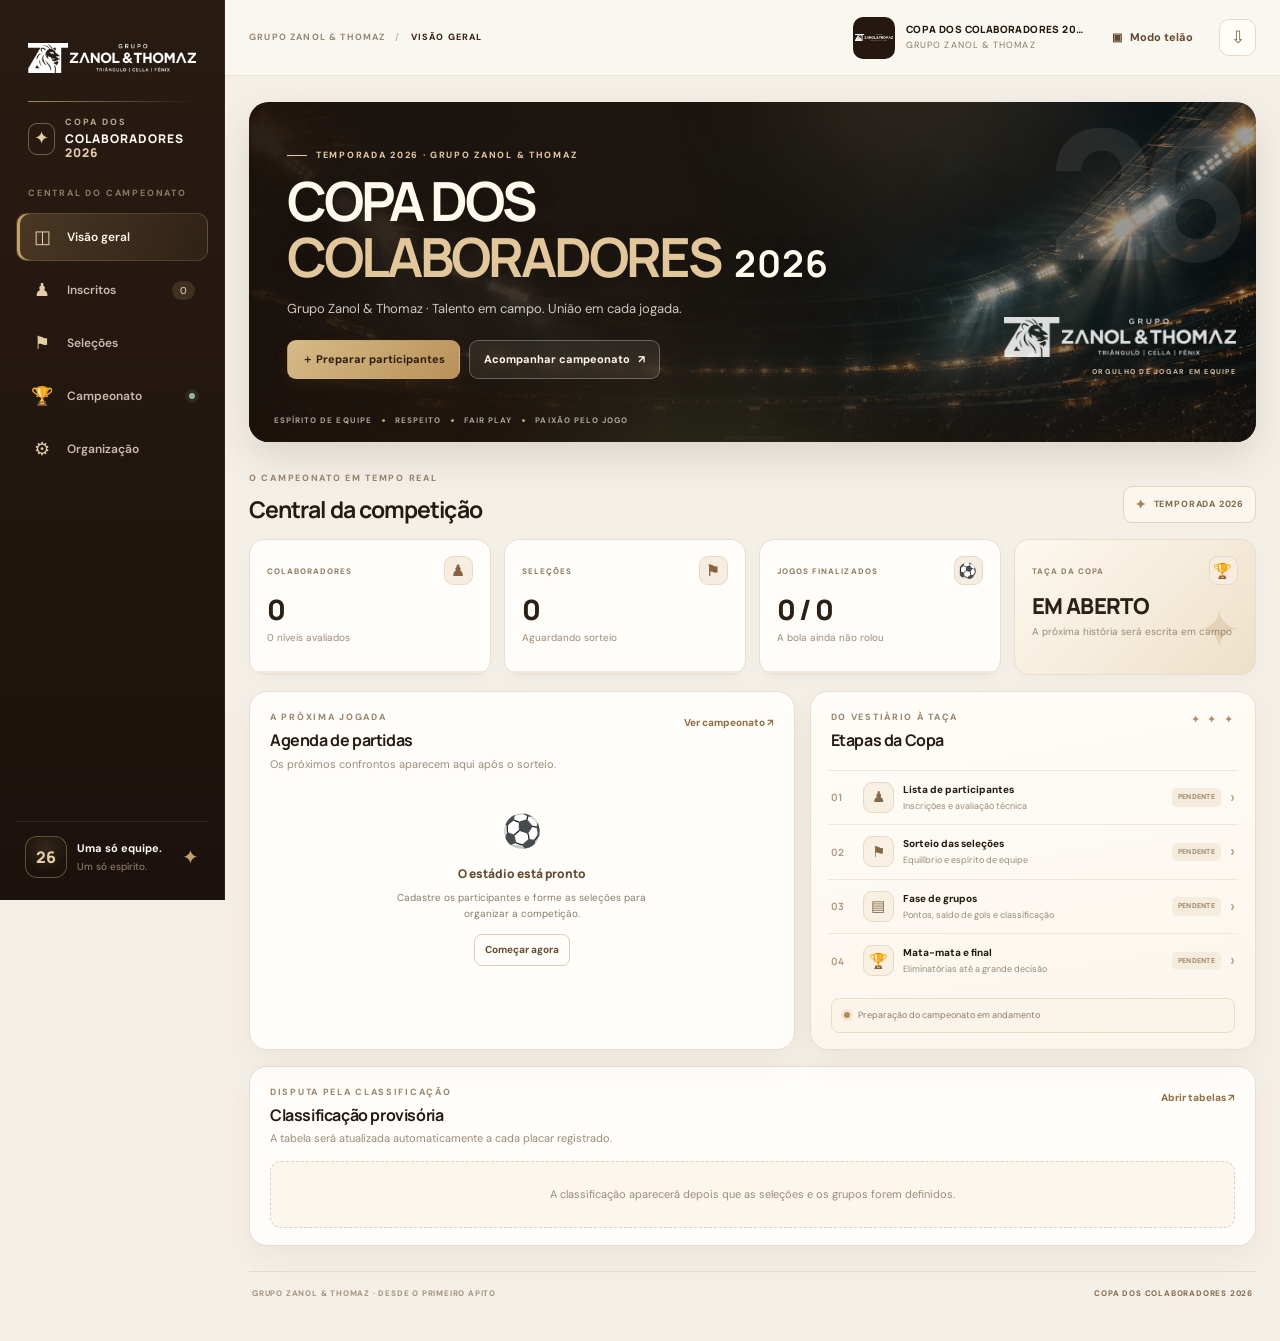
<file: index.html>
<!doctype html>
<html lang="pt-BR">
<head>
  <meta charset="utf-8" />
  <meta name="viewport" content="width=device-width, initial-scale=1" />
  <meta name="theme-color" content="#21160f" />
  <meta name="description" content="Central oficial da Copa dos Colaboradores 2026 — Grupo Zanol & Thomaz." />
  <title>Copa dos Colaboradores 2026 | Grupo Zanol & Thomaz</title>
  <link rel="preload" as="image" href="assets/img/estadio-background.jpg" />
  <link rel="stylesheet" href="style.css" />
</head>
<body>
  <div class="app-shell">
    <aside class="sidebar" id="sidebar">
      <a class="brand-lockup" href="#inicio" data-go="dashboard" aria-label="Ir para a visão geral">
        <img src="assets/img/logo-empresa-branco.png" alt="Grupo Zanol & Thomaz" class="company-logo-side" />
        <span class="brand-rule"></span>
        <span class="brand-submark"><span class="brand-mini-trophy">✦</span><span><b>COPA DOS</b><strong>COLABORADORES <em>2026</em></strong></span></span>
      </a>
      <div class="side-caption">CENTRAL DO CAMPEONATO</div>
      <nav class="main-nav" aria-label="Navegação principal">
        <button class="nav-item active" data-view="dashboard"><span class="nav-symbol">◫</span><span>Visão geral</span></button>
        <button class="nav-item" data-view="participants"><span class="nav-symbol">♟</span><span>Inscritos</span><span class="nav-count" id="navParticipantCount">0</span></button>
        <button class="nav-item" data-view="teams"><span class="nav-symbol">⚑</span><span>Seleções</span></button>
        <button class="nav-item" data-view="competition"><span class="nav-symbol">🏆</span><span>Campeonato</span><span class="nav-live-dot"></span></button>
        <button class="nav-item" data-view="settings"><span class="nav-symbol">⚙</span><span>Organização</span></button>
      </nav>
      <div class="sidebar-bottom">
        <div class="sidebar-season-mark">26</div>
        <div><strong>Uma só equipe.</strong><small>Um só espírito.</small></div>
        <span class="side-bottom-star">✦</span>
      </div>
    </aside>

    <main class="main-area">
      <header class="topbar">
        <button class="mobile-menu icon-button" id="mobileMenu" aria-label="Abrir menu">☰</button>
        <div class="breadcrumb"><span>GRUPO ZANOL & THOMAZ</span><b>/</b><strong id="breadcrumbCurrent">VISÃO GERAL</strong></div>
        <div class="topbar-right">
          <div class="topbar-event-mark"><img src="assets/img/logo-empresa-branco.png" alt="" /></div>
          <div class="topbar-event-copy"><strong id="topbarEventName">COPA DOS COLABORADORES 2026</strong><small id="topbarCompanyName">GRUPO ZANOL & THOMAZ</small></div>
          <span class="status-pill"><i></i><span id="eventStatus">PRÉ-TEMPORADA</span></span>
          <button class="btn btn-presentation" id="presentationModeBtn" title="Ativar modo telão">▣ <span>Modo telão</span></button>
          <button class="icon-button export-icon" id="exportTopBtn" title="Exportar backup" aria-label="Exportar backup">⇩</button>
        </div>
      </header>

      <!-- VISÃO GERAL -->
      <section class="view active" id="view-dashboard">
        <section class="hero-banner">
          <div class="hero-shade"></div><div class="hero-light hero-light-one"></div><div class="hero-light hero-light-two"></div>
          <div class="hero-content">
            <div class="eyebrow hero-eyebrow"><span class="eyebrow-line"></span> TEMPORADA 2026 · GRUPO ZANOL & THOMAZ</div>
            <h1 id="heroEventName">COPA DOS<br /><span>COLABORADORES</span> <b>2026</b></h1>
            <p id="heroCompanyLine">Talento em campo. União em cada jogada. Uma história para construir juntos.</p>
            <div class="hero-actions">
              <button class="btn btn-brass" data-go="participants">＋ Preparar participantes</button>
              <button class="btn btn-glass" data-go="competition">Acompanhar campeonato <span>↗</span></button>
            </div>
          </div>
          <div class="hero-brand-stamp"><img src="assets/img/logo-empresa-branco.png" alt="Grupo Zanol & Thomaz" /><span>ORGULHO DE JOGAR EM EQUIPE</span></div>
          <div class="hero-bottom-line"><span>ESPÍRITO DE EQUIPE</span><i></i><span>RESPEITO</span><i></i><span>FAIR PLAY</span><i></i><span>PAIXÃO PELO JOGO</span></div>
          <div class="hero-corner-number">26</div>
        </section>

        <div class="section-heading overview-heading"><div><div class="eyebrow muted-eyebrow">O CAMPEONATO EM TEMPO REAL</div><h2>Central da competição</h2></div><div class="season-tag"><span class="season-star">✦</span> TEMPORADA 2026</div></div>
        <div class="stats-grid">
          <article class="stat-card"><div class="stat-top"><span>COLABORADORES</span><span class="stat-icon">♟</span></div><div class="stat-value" id="statParticipants">0</div><div class="stat-note" id="statParticipantsNote">Inscritos na competição</div><div class="stat-progress"><span id="participantProgress"></span></div></article>
          <article class="stat-card"><div class="stat-top"><span>SELEÇÕES</span><span class="stat-icon">⚑</span></div><div class="stat-value" id="statTeams">0</div><div class="stat-note" id="statTeamsNote">Aguardando sorteio</div><div class="stat-progress brass-progress"><span id="teamProgress"></span></div></article>
          <article class="stat-card"><div class="stat-top"><span>JOGOS FINALIZADOS</span><span class="stat-icon">⚽</span></div><div class="stat-value" id="statPlayed">0<span class="stat-total" id="statTotal"> / 0</span></div><div class="stat-note" id="statPhaseNote">A bola ainda não rolou</div><div class="stat-progress green-progress"><span id="matchProgress"></span></div></article>
          <article class="stat-card champion-stat"><div class="stat-top"><span>TAÇA DA COPA</span><span class="stat-icon">🏆</span></div><div class="stat-value champion-value" id="statChampion">EM ABERTO</div><div class="stat-note" id="championNote">A próxima história será escrita em campo</div><div class="champion-ornament">✦</div></article>
        </div>

        <div class="dashboard-grid">
          <section class="panel panel-fixtures">
            <div class="panel-heading"><div><div class="eyebrow muted-eyebrow">A PRÓXIMA JOGADA</div><h3>Agenda de partidas</h3><p id="nextMatchesSubtitle">Os próximos confrontos aparecem aqui após o sorteio.</p></div><button class="text-link" data-go="competition">Ver campeonato ↗</button></div>
            <div id="nextMatches" class="next-matches"><div class="empty-state compact-empty"><span class="empty-ball">⚽</span><strong>O estádio está pronto</strong><p>Cadastre os participantes e forme as seleções para organizar a competição.</p><button class="btn btn-small btn-outline" data-go="participants">Começar agora</button></div></div>
          </section>
          <section class="panel panel-journey">
            <div class="panel-heading"><div><div class="eyebrow muted-eyebrow">DO VESTIÁRIO À TAÇA</div><h3>Etapas da Copa</h3></div><span class="journey-stars">✦ ✦ ✦</span></div>
            <div class="journey-list">
              <button class="journey-step" data-go="participants"><span class="journey-number">01</span><span class="journey-icon">♟</span><span class="journey-copy"><strong>Lista de participantes</strong><small>Inscrições e avaliação técnica</small></span><span class="journey-state" id="stepPlayersState">PENDENTE</span><b>›</b></button>
              <button class="journey-step" data-go="teams"><span class="journey-number">02</span><span class="journey-icon">⚑</span><span class="journey-copy"><strong>Sorteio das seleções</strong><small>Equilíbrio e espírito de equipe</small></span><span class="journey-state" id="stepTeamsState">PENDENTE</span><b>›</b></button>
              <button class="journey-step" data-go="competition"><span class="journey-number">03</span><span class="journey-icon">▤</span><span class="journey-copy"><strong>Fase de grupos</strong><small>Pontos, saldo de gols e classificação</small></span><span class="journey-state" id="stepGroupsState">PENDENTE</span><b>›</b></button>
              <button class="journey-step" data-go="competition"><span class="journey-number">04</span><span class="journey-icon">🏆</span><span class="journey-copy"><strong>Mata-mata e final</strong><small>Eliminatórias até a grande decisão</small></span><span class="journey-state" id="stepFinalState">PENDENTE</span><b>›</b></button>
            </div>
            <div class="journey-footer"><span class="live-indicator"></span><span id="journeyFooterText">Preparação do campeonato em andamento</span></div>
          </section>
        </div>
        <section class="panel dashboard-standings-panel" id="dashboardStandingsPanel">
          <div class="panel-heading"><div><div class="eyebrow muted-eyebrow">DISPUTA PELA CLASSIFICAÇÃO</div><h3>Classificação provisória</h3><p>A tabela será atualizada automaticamente a cada placar registrado.</p></div><button class="text-link" data-go="competition">Abrir tabelas ↗</button></div>
          <div id="dashboardStandings" class="dashboard-standings"><div class="standings-empty">A classificação aparecerá depois que as seleções e os grupos forem definidos.</div></div>
        </section>
        <footer class="page-footer"><span>GRUPO ZANOL & THOMAZ · DESDE O PRIMEIRO APITO</span><span id="footerEventName">COPA DOS COLABORADORES 2026</span></footer>
      </section>

      <!-- PARTICIPANTES -->
      <section class="view" id="view-participants">
        <div class="page-title-row"><div><div class="eyebrow muted-eyebrow">PRIMEIRO APITO</div><h1>Participantes</h1><p>Cadastre os colaboradores e avalie o nível técnico para formar seleções equilibradas.</p></div><div class="title-emblem large-title-emblem">♟</div></div>
        <div class="two-column-layout participants-layout">
          <section class="panel form-panel">
            <div class="panel-heading"><div><h3>Lista de inscritos</h3><p>Um nome por linha. Também aceitamos CSV ou TXT.</p></div><span class="counter-badge" id="draftCounter">0 nomes</span></div>
            <label class="field-label" for="participantInput">NOMES DOS PARTICIPANTES</label>
            <textarea id="participantInput" class="participants-textarea" spellcheck="false" placeholder="Exemplo:\nAna Souza\nBruno Lima\nCarlos Santos\nDaniela Costa"></textarea>
            <div class="input-hints"><span>↳ Separadores aceitos: linha, vírgula ou ponto e vírgula</span><span id="duplicateHint"></span></div>
            <div class="form-actions wrap-actions"><button class="btn btn-brass" id="saveParticipantsBtn">Salvar lista</button><label class="btn btn-outline file-button" for="participantFile">⇧ Importar CSV/TXT</label><input type="file" id="participantFile" accept=".csv,.txt,text/csv,text/plain" hidden /><button class="btn btn-quiet" id="downloadTemplateBtn">↓ Baixar modelo</button></div>
            <div class="notice-box"><span>ⓘ</span><p>Os nomes repetidos serão ignorados. Depois de salvar a lista, avalie todos os participantes para liberar o sorteio equilibrado.</p></div>
          </section>
          <section class="panel participant-summary-panel">
            <div class="panel-heading"><div><h3>Resumo das inscrições</h3><p>Conferência antes da convocação.</p></div></div>
            <div class="participant-total-block"><span>TOTAL DE INSCRITOS</span><strong id="participantBigCount">0</strong><small>colaboradores na lista</small></div>
            <div class="summary-line"><span>Seleções planejadas</span><strong id="plannedTeams">8</strong></div>
            <div class="summary-line"><span>Jogadores por seleção (base)</span><strong id="plannedStarters">5</strong></div>
            <div class="summary-line"><span>Distribuição prevista</span><strong id="plannedDistribution">Aguardando lista</strong></div>
            <button class="btn btn-full btn-brass" id="goTeamsBtn">Configurar seleções <span>→</span></button>
            <p class="microcopy">O sorteio pode ser refeito antes de registrar os resultados oficiais.</p>
          </section>
        </div>
        <section class="panel registered-panel rating-panel">
          <div class="panel-heading"><div><div class="eyebrow muted-eyebrow">FAIR PLAY E EQUILÍBRIO</div><h3>Avaliação técnica dos participantes</h3><p>Selecione de uma a cinco estrelas de acordo com o nível estimado de cada jogador.</p></div><span class="counter-badge" id="savedCounter">0 inscritos</span></div>
          <div class="rating-guide"><span><b>★</b> 1 · Iniciante</span><span><b>★★</b> 2 · Básico</span><span><b>★★★</b> 3 · Intermediário</span><span><b>★★★★</b> 4 · Avançado</span><span><b>★★★★★</b> 5 · Destaque</span></div>
          <div class="rating-progress-row"><div class="rating-progress-copy"><strong>Progresso das avaliações</strong><span id="playerLevelProgress">0/0 avaliados</span></div><div class="rating-progress-track"><span id="playerLevelBar"></span></div></div>
          <div class="level-notice" id="levelNotice">Salve a lista de participantes para começar a avaliação.</div>
          <div id="savedParticipants" class="saved-participants"><div class="empty-inline">Nenhum participante cadastrado ainda.</div></div>
        </section>
      </section>

      <!-- SELEÇÕES / SORTEIO -->
      <section class="view" id="view-teams">
        <div class="page-title-row"><div><div class="eyebrow muted-eyebrow">SORTEIO OFICIAL</div><h1>Seleções e elencos</h1><p>As equipes recebem bandeiras e identidades pré-definidas inspiradas em seleções nacionais. O sorteio distribui os níveis de forma equilibrada.</p></div><div class="title-emblem large-title-emblem">⚑</div></div>
        <section class="panel draw-settings-panel">
          <div class="draw-settings-copy"><div class="eyebrow muted-eyebrow">CONFIGURAÇÃO DAS EQUIPES</div><h3>Prepare o sorteio</h3><p>Defina quantas seleções entram na disputa e quantos jogadores começam em campo.</p></div>
          <div class="stepper-field"><label class="field-label" for="teamCount">NÚMERO DE SELEÇÕES</label><div class="stepper"><button type="button" data-step="teamCount" data-delta="-1" aria-label="Diminuir seleções">−</button><input id="teamCount" type="number" min="4" max="16" value="8" /><button type="button" data-step="teamCount" data-delta="1" aria-label="Aumentar seleções">＋</button></div><small>De 4 a 16 seleções</small></div>
          <div class="stepper-field"><label class="field-label" for="playersPerTeam">JOGADORES EM CAMPO</label><div class="stepper"><button type="button" data-step="playersPerTeam" data-delta="-1" aria-label="Diminuir jogadores em campo">−</button><input id="playersPerTeam" type="number" min="1" max="30" value="5" /><button type="button" data-step="playersPerTeam" data-delta="1" aria-label="Aumentar jogadores em campo">＋</button></div><small>Demais participantes serão reservas</small></div>
          <div class="draw-action"><button class="btn btn-brass draw-btn" id="drawTeamsBtn">✦ Sortear seleções</button><span id="drawWarning" class="warning-line" hidden></span></div>
        </section>
        <div class="team-info-strip"><span class="team-info-badge">⚖</span><span><strong>Sorteio com equilíbrio técnico</strong><small>Os jogadores são distribuídos em serpentina por nível, buscando aproximar a força média das seleções.</small></span><span class="team-info-right">BANDEIRAS PRÉ-DEFINIDAS · SEM EDIÇÃO DE ESCUDOS</span></div>
        <div class="section-heading teams-heading"><div><div class="eyebrow muted-eyebrow">OS ELENCOS</div><h2 id="teamsSectionTitle">Seleções participantes</h2></div><span class="counter-badge" id="teamCountBadge">0 seleções</span></div>
        <div id="teamsGrid" class="teams-grid"><div class="empty-state full-empty"><span class="empty-ball">⚽</span><strong>As seleções ainda não foram sorteadas</strong><p>Cadastre os participantes, avalie os níveis e clique em “Sortear seleções”.</p><button class="btn btn-outline" data-go="participants">Ir para participantes</button></div></div>
      </section>

      <!-- CAMPEONATO -->
      <section class="view" id="view-competition">
        <div class="competition-hero">
          <div class="competition-hero-overlay"></div><div class="competition-hero-copy"><div class="eyebrow hero-eyebrow"><span class="eyebrow-line"></span> A CAMINHO DA GLÓRIA</div><h1>O campeonato</h1><p>Fase de grupos, classificação por pontos e eliminatórias até a grande final.</p></div><div class="competition-hero-emblem">🏆</div><div class="competition-hero-season">TEMPORADA <b>2026</b></div>
        </div>
        <div class="competition-toolbar"><div class="phase-legend"><span><i class="phase-dot phase-groups-dot"></i> Fase de grupos</span><span><i class="phase-dot phase-knockout-dot"></i> Mata-mata</span><span><i class="phase-dot phase-complete-dot"></i> Concluído</span></div><div class="competition-actions"><button class="btn btn-outline btn-small" id="printCompetitionBtn">▤ Imprimir / TV</button><button class="btn btn-brass btn-small" id="refreshCompetitionBtn">↻ Atualizar campeonato</button></div></div>
        <div id="competitionIntro" class="competition-intro"><div class="competition-intro-icon">ⓘ</div><div><strong>O campeonato começa após o sorteio das seleções.</strong><p>Com as equipes definidas, o sistema organiza os grupos e cria todos os jogos da primeira fase. Cada vitória vale 3 pontos e o empate vale 1 ponto para cada seleção.</p></div><button class="btn btn-outline btn-small" data-go="teams">Preparar seleções →</button></div>
        <div id="competitionWorkspace" class="competition-workspace"><div class="empty-state full-empty"><span class="empty-ball">⚽</span><strong>O primeiro apito ainda vai acontecer</strong><p>Monte os elencos na aba Seleções para gerar a tabela da competição.</p></div></div>
        <section class="champion-banner" id="championBanner" hidden><div class="champion-rays">✦</div><div class="champion-cup">🏆</div><div><div class="eyebrow">CAMPEÕES DA COPA</div><h2 id="championNameBanner">SELEÇÃO CAMPEÃ</h2><p>Uma equipe. Uma conquista. Uma história para contar.</p></div><div class="champion-year">2026</div></section>
      </section>

      <!-- ORGANIZAÇÃO -->
      <section class="view" id="view-settings">
        <div class="page-title-row"><div><div class="eyebrow muted-eyebrow">BASTIDORES DA COPA</div><h1>Organização</h1><p>Identidade do evento, backups e controles para a equipe organizadora.</p></div><div class="title-emblem large-title-emblem">⚙</div></div>
        <div class="two-column-layout settings-layout">
          <section class="panel form-panel"><div class="panel-heading"><div><h3>Identidade do campeonato</h3><p>A marca do Grupo Zanol & Thomaz já está integrada ao visual.</p></div></div>
            <label class="field-label" for="eventNameInput">NOME DO CAMPEONATO</label><input class="text-input" id="eventNameInput" maxlength="64" value="Copa dos Colaboradores 2026" />
            <label class="field-label spaced-label" for="companyNameInput">EMPRESA</label><input class="text-input" id="companyNameInput" maxlength="64" value="Grupo Zanol & Thomaz" />
            <div class="brand-static-preview"><img src="assets/img/logo-empresa-branco.png" alt="Grupo Zanol & Thomaz" /><div><strong>Identidade institucional</strong><small>Paleta corporativa em marrom, bege e dourado fosco.</small></div></div>
            <div class="form-actions"><button class="btn btn-brass" id="saveIdentityBtn">Salvar identidade</button></div>
          </section>
          <section class="panel appearance-panel"><div class="panel-heading"><div><h3>Prévia da identidade</h3><p>Como a marca aparece no menu e no cabeçalho.</p></div></div><div class="brand-preview-stage"><div class="brand-preview-card"><img src="assets/img/logo-empresa-branco.png" alt="" /><div><strong id="previewEventName">COPA DOS COLABORADORES 2026</strong><span id="previewCompanyName">GRUPO ZANOL & THOMAZ</span></div><span class="preview-star">✦</span></div></div><div class="notice-box"><span>ⓘ</span><p>O logo institucional é fixo para manter o padrão visual da empresa. Os dados ficam salvos neste navegador.</p></div></section>
        </div>
        <div class="two-column-layout settings-layout second-settings-row">
          <section class="panel form-panel"><div class="panel-heading"><div><h3>Dados e segurança</h3><p>Leve os dados do campeonato para outra instalação, se necessário.</p></div></div><div class="data-action-row"><div><strong>Exportar backup</strong><p>Guarde participantes, níveis, seleções, tabelas e placares em um arquivo JSON.</p></div><button class="btn btn-outline btn-small" id="exportBackupBtn">↓ Exportar JSON</button></div><div class="data-action-row"><div><strong>Importar backup</strong><p>Restaurar os dados exportados anteriormente.</p></div><label class="btn btn-outline btn-small file-button" for="backupInput">↑ Importar JSON</label><input type="file" id="backupInput" accept=".json,application/json" hidden /></div></section>
          <section class="panel danger-panel"><div class="panel-heading"><div><h3>Reiniciar campeonato</h3><p>Use com atenção antes de uma nova edição.</p></div></div><p>Você pode refazer os times e jogos mantendo os inscritos, ou apagar todas as informações deste navegador.</p><div class="form-actions wrap-actions"><button class="btn btn-outline" id="resetTournamentBtn">Refazer sorteio e jogos</button><button class="btn btn-danger" id="clearAllBtn">Limpar tudo</button></div></section>
        </div>
        <div class="local-storage-notice"><span>ⓘ</span><div><strong>Importante sobre o telão</strong><p>Esta versão salva os dados no navegador usado para organizar a Copa. Para apresentar no projetor, abra o site nesse mesmo computador e ative “Modo telão”. Os dados não sincronizam automaticamente entre computadores diferentes.</p></div></div>
      </section>
    </main>
    <div class="toast-region" id="toastRegion" aria-live="polite"></div>
  </div>
  <script src="script.js"></script>
</body>
</html>
</file>
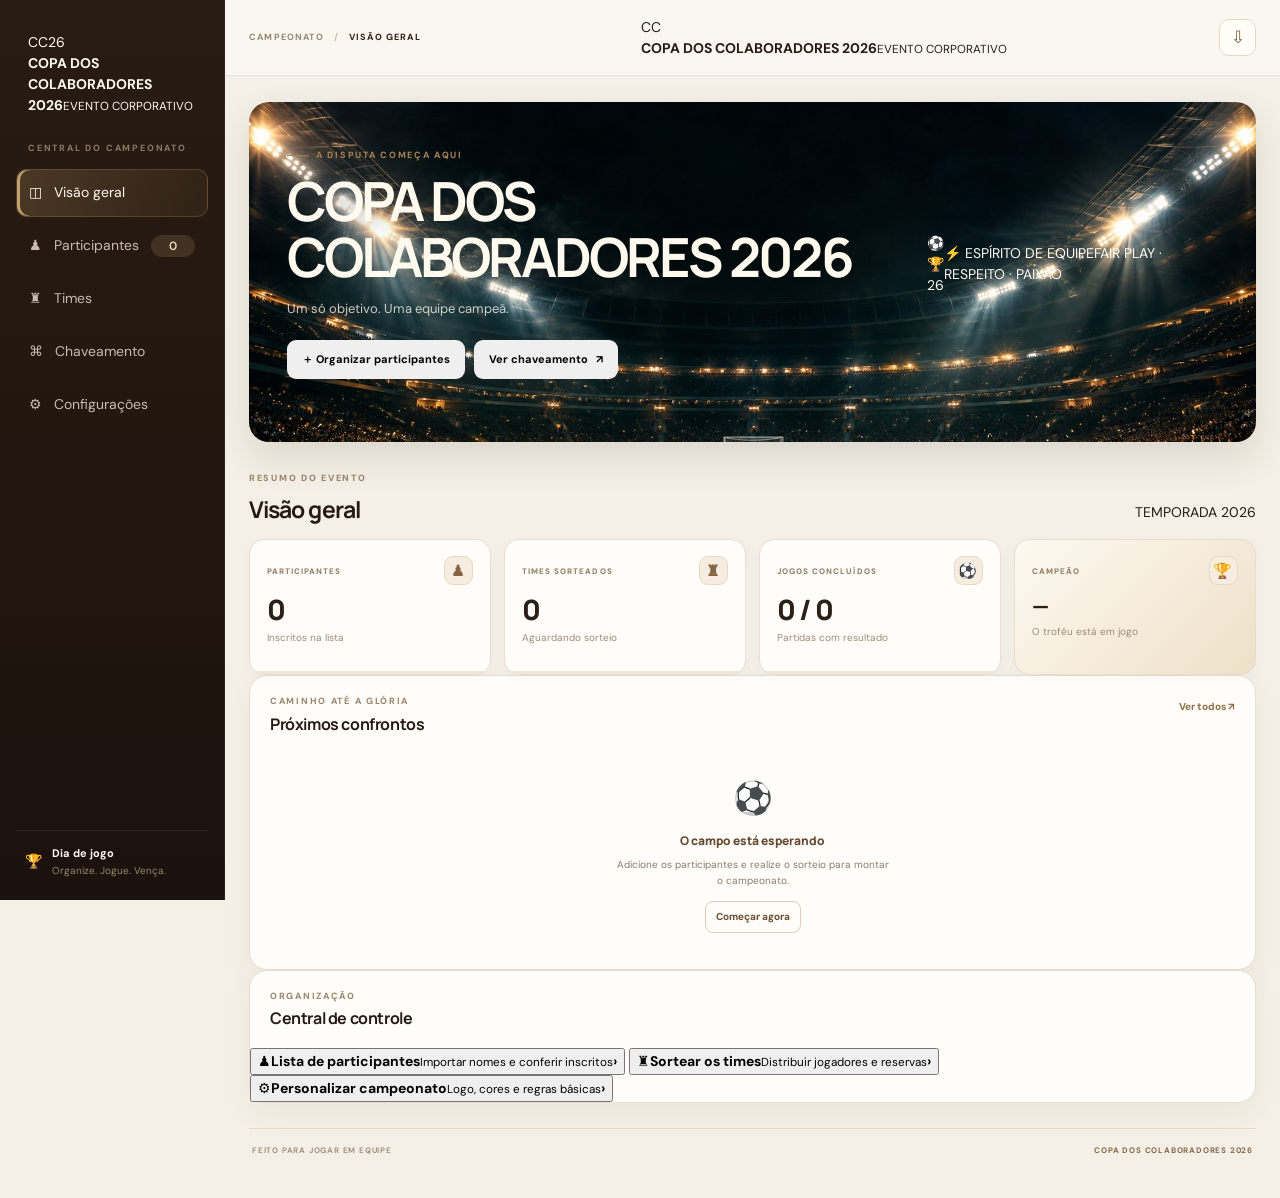
<file: idenx.html>
<!DOCTYPE html>
<html lang="pt-BR">
<head>
  <meta charset="UTF-8" />
  <meta name="viewport" content="width=device-width, initial-scale=1.0" />
  <meta name="theme-color" content="#0b1420" />
  <title id="documentTitle">Copa dos Colaboradores 2026</title>
  <link rel="stylesheet" href="style.css" />
</head>
<body>
  <div class="app-shell">
    <aside class="sidebar" id="sidebar">
      <div class="brand-lockup">
        <div class="brand-emblem" id="sideEmblem">CC<span>26</span></div>
        <div class="brand-copy"><strong id="sideEventName">COPA DOS COLABORADORES 2026</strong><small id="sideCompanyName">EVENTO CORPORATIVO</small></div>
      </div>
      <div class="side-caption">CENTRAL DO CAMPEONATO</div>
      <nav class="main-nav" aria-label="Navegação principal">
        <button class="nav-item active" data-view="dashboard"><span class="nav-icon">◫</span> Visão geral</button>
        <button class="nav-item" data-view="participants"><span class="nav-icon">♟</span> Participantes <span class="nav-count" id="navParticipantCount">0</span></button>
        <button class="nav-item" data-view="teams"><span class="nav-icon">♜</span> Times</button>
        <button class="nav-item" data-view="bracket"><span class="nav-icon">⌘</span> Chaveamento</button>
        <button class="nav-item" data-view="settings"><span class="nav-icon">⚙</span> Configurações</button>
      </nav>
      <div class="sidebar-bottom">
        <div class="event-mini-icon">🏆</div>
        <div><strong>Dia de jogo</strong><small>Organize. Jogue. Vença.</small></div>
      </div>
    </aside>

    <main class="main-area">
      <header class="topbar">
        <button class="mobile-menu icon-button" id="mobileMenu" aria-label="Abrir menu">☰</button>
        <div class="breadcrumb"><span>CAMPEONATO</span><b>/</b><strong id="breadcrumbCurrent">VISÃO GERAL</strong></div>
        <div class="topbar-identity" id="topbarIdentity" aria-label="Identidade do evento">
          <div class="topbar-identity-logo" id="topbarIdentityLogo"><img id="topbarIdentityLogoImg" alt="Logo da empresa" hidden /><span id="topbarIdentityFallback">CC</span></div>
          <div class="topbar-identity-copy"><strong id="topbarEventName">COPA DOS COLABORADORES 2026</strong><small id="topbarCompanyName">EVENTO CORPORATIVO</small></div>
        </div>
        <div class="topbar-actions">
          <span class="status-pill"><i></i><span id="eventStatus">PRÉ-TEMPORADA</span></span>
          <button class="icon-button" id="exportTopBtn" title="Exportar backup" aria-label="Exportar backup">⇩</button>
        </div>
      </header>

      <section class="view active" id="view-dashboard">
        <div class="hero-banner">
          <div class="hero-content">
            <div class="eyebrow"><span class="eyebrow-line"></span> A DISPUTA COMEÇA AQUI</div>
            <h1 id="heroEventName">COPA DOS COLABORADORES 2026</h1>
            <p id="heroCompanyLine">Um só objetivo. Uma equipe campeã.</p>
            <div class="hero-actions">
              <button class="btn btn-gold" data-go="participants">＋ Organizar participantes</button>
              <button class="btn btn-ghost" data-go="bracket">Ver chaveamento <span>↗</span></button>
            </div>
          </div>
          <div class="hero-art" aria-hidden="true">
            <div class="stadium-glow"></div><div class="stadium-ring ring-one"></div><div class="stadium-ring ring-two"></div>
            <div class="hero-ball">⚽</div>
            <div class="hero-trophy">🏆</div>
            <div class="hero-watermark">26</div>
          </div>
          <div class="hero-footer"><span>⚡ ESPÍRITO DE EQUIPE</span><span>FAIR PLAY · RESPEITO · PAIXÃO</span></div>
        </div>

        <div class="section-heading overview-heading"><div><div class="eyebrow muted-eyebrow">RESUMO DO EVENTO</div><h2>Visão geral</h2></div><div class="today-tag" id="todayLabel">TEMPORADA 2026</div></div>
        <div class="stats-grid">
          <article class="stat-card"><div class="stat-top"><span>PARTICIPANTES</span><span class="stat-icon green-icon">♟</span></div><div class="stat-value" id="statParticipants">0</div><div class="stat-note">Inscritos na lista</div><div class="stat-progress"><span id="participantProgress"></span></div></article>
          <article class="stat-card"><div class="stat-top"><span>TIMES SORTEADOS</span><span class="stat-icon gold-icon">♜</span></div><div class="stat-value" id="statTeams">0</div><div class="stat-note" id="statTeamsNote">Aguardando sorteio</div><div class="stat-progress gold-progress"><span id="teamProgress"></span></div></article>
          <article class="stat-card"><div class="stat-top"><span>JOGOS CONCLUÍDOS</span><span class="stat-icon blue-icon">⚽</span></div><div class="stat-value" id="statPlayed">0<span class="stat-total" id="statTotal"> / 0</span></div><div class="stat-note">Partidas com resultado</div><div class="stat-progress blue-progress"><span id="matchProgress"></span></div></article>
          <article class="stat-card champion-stat"><div class="stat-top"><span>CAMPEÃO</span><span class="stat-icon trophy-icon">🏆</span></div><div class="stat-value champion-value" id="statChampion">—</div><div class="stat-note" id="championNote">O troféu está em jogo</div></article>
        </div>

        <div class="dashboard-lower">
          <section class="panel next-match-panel">
            <div class="panel-heading"><div><div class="eyebrow muted-eyebrow">CAMINHO ATÉ A GLÓRIA</div><h3>Próximos confrontos</h3></div><button class="text-link" data-go="bracket">Ver todos ↗</button></div>
            <div id="nextMatches" class="next-matches"><div class="empty-state compact-empty"><span>⚽</span><strong>O campo está esperando</strong><p>Adicione os participantes e realize o sorteio para montar o campeonato.</p><button class="btn btn-small btn-outline" data-go="participants">Começar agora</button></div></div>
          </section>
          <section class="panel quick-actions-panel">
            <div class="panel-heading"><div><div class="eyebrow muted-eyebrow">ORGANIZAÇÃO</div><h3>Central de controle</h3></div><span class="live-dot"></span></div>
            <button class="quick-action" data-go="participants"><span class="quick-icon">♟</span><span><strong>Lista de participantes</strong><small>Importar nomes e conferir inscritos</small></span><b>›</b></button>
            <button class="quick-action" data-go="teams"><span class="quick-icon gold-quick">♜</span><span><strong>Sortear os times</strong><small>Distribuir jogadores e reservas</small></span><b>›</b></button>
            <button class="quick-action" data-go="settings"><span class="quick-icon blue-quick">⚙</span><span><strong>Personalizar campeonato</strong><small>Logo, cores e regras básicas</small></span><b>›</b></button>
          </section>
        </div>
        <footer class="page-footer"><span>FEITO PARA JOGAR EM EQUIPE</span><span id="footerEventName">COPA DOS COLABORADORES 2026</span></footer>
      </section>

      <section class="view" id="view-participants">
        <div class="page-title-row"><div><div class="eyebrow muted-eyebrow">PRIMEIRO PASSO</div><h1>Participantes</h1><p>Importe a lista de colaboradores que vão entrar em campo.</p></div><div class="title-emblem">♟</div></div>
        <div class="two-column-layout participants-layout">
          <section class="panel form-panel">
            <div class="panel-heading"><div><h3>Lista de inscritos</h3><p>Um nome por linha. Também aceitamos arquivos CSV ou TXT.</p></div><span class="counter-badge" id="draftCounter">0 nomes</span></div>
            <label class="field-label" for="participantInput">NOMES DOS PARTICIPANTES</label>
            <textarea id="participantInput" class="participants-textarea" spellcheck="false" placeholder="Exemplo:\nAna Souza\nBruno Lima\nCarlos Santos\nDaniela Costa"></textarea>
            <div class="input-hints"><span>↳ Separadores aceitos: linha, vírgula ou ponto e vírgula</span><span id="duplicateHint"></span></div>
            <div class="form-actions wrap-actions">
              <button class="btn btn-gold" id="saveParticipantsBtn">Salvar lista</button>
              <label class="btn btn-outline file-button" for="participantFile">⇧ Importar CSV/TXT</label><input type="file" id="participantFile" accept=".csv,.txt,text/csv,text/plain" hidden />
              <button class="btn btn-quiet" id="downloadTemplateBtn">↓ Baixar modelo</button>
            </div>
            <div class="notice-box"><span>ⓘ</span><p>O sorteio embaralha os nomes e distribui todos os participantes entre os times. Ninguém fica sem uma equipe.</p></div>
          </section>
          <section class="panel participant-summary-panel">
            <div class="panel-heading"><div><h3>Resumo da inscrição</h3><p>Conferência antes do sorteio</p></div></div>
            <div class="participant-total-block"><span>TOTAL NA LISTA</span><strong id="participantBigCount">0</strong><small>participantes cadastrados</small></div>
            <div class="summary-line"><span>Times planejados</span><strong id="plannedTeams">6</strong></div>
            <div class="summary-line"><span>Jogadores por time (base)</span><strong id="plannedStarters">5</strong></div>
            <div class="summary-line"><span>Distribuição</span><strong id="plannedDistribution">Aguardando lista</strong></div>
            <button class="btn btn-full btn-gold" id="goTeamsBtn">Configurar e sortear times <span>→</span></button>
            <p class="microcopy">Você pode refazer o sorteio antes do início do campeonato. Ao sortear novamente, a distribuição anterior será substituída.</p>
          </section>
        </div>
        <section class="panel registered-panel rating-panel">
          <div class="panel-heading">
            <div><div class="eyebrow muted-eyebrow">EQUILÍBRIO DAS EQUIPES</div><h3>Avaliação do nível dos jogadores</h3><p>Depois de salvar a lista, clique em uma das cinco estrelas ao lado de cada nome para definir o nível de futebol.</p></div>
            <span class="counter-badge" id="savedCounter">0 inscritos</span>
          </div>
          <div class="level-legend" aria-label="Escala de nível dos jogadores">
            <span><b>1</b> Iniciante</span><span><b>2</b> Básico</span><span><b>3</b> Intermediário</span><span><b>4</b> Avançado</span><span><b>5</b> Destaque</span>
          </div>
          <div class="rating-progress-row"><span>PROGRESSO DA AVALIAÇÃO</span><strong class="incomplete" id="playerLevelProgress">0/0 avaliados</strong></div>
          <div class="rating-footnote" id="levelNotice">Salve a lista de participantes para começar a avaliação.</div>
          <div id="savedParticipants" class="player-rating-list"><div class="empty-inline">Nenhum participante cadastrado ainda. Importe ou cole a lista acima e clique em “Salvar lista”.</div></div>
        </section>
      </section>

      <section class="view" id="view-teams">
        <div class="page-title-row"><div><div class="eyebrow muted-eyebrow">SORTEIO E ESCALAÇÃO</div><h1>Times do campeonato</h1><p>Defina a quantidade de equipes e os jogadores que começam em campo.</p></div><div class="title-emblem">♜</div></div>
        <section class="panel team-setup-panel">
          <div class="panel-heading"><div><h3>Configuração do sorteio</h3><p>Os participantes restantes ficarão como reservas do time ao qual forem sorteados.</p></div><span class="random-label">✦ SORTEIO ALEATÓRIO</span></div>
          <div class="settings-controls-grid">
            <div class="control-group"><label for="teamCount">QUANTIDADE DE TIMES</label><div class="number-control"><button type="button" data-step="teamCount" data-delta="-1" aria-label="Diminuir times">−</button><input id="teamCount" type="number" min="2" max="16" value="6" /><button type="button" data-step="teamCount" data-delta="1" aria-label="Aumentar times">＋</button></div><small>Entre 2 e 16 equipes</small></div>
            <div class="control-group"><label for="playersPerTeam">JOGADORES EM CAMPO POR TIME</label><div class="number-control"><button type="button" data-step="playersPerTeam" data-delta="-1" aria-label="Diminuir jogadores em campo">−</button><input id="playersPerTeam" type="number" min="1" max="30" value="5" /><button type="button" data-step="playersPerTeam" data-delta="1" aria-label="Aumentar jogadores em campo">＋</button></div><small>Os demais serão reservas</small></div>
            <div class="draw-summary"><span>INSCRITOS DISPONÍVEIS</span><strong id="drawParticipantCount">0</strong><small id="drawSummaryText">Cadastre os participantes primeiro.</small></div>
          </div>
          <div class="draw-footer"><div><strong>Como funciona?</strong><p>Os níveis avaliados são distribuídos em padrão serpentina para aproximar a força dos times; jogadores do mesmo nível são sorteados aleatoriamente. Os demais ficam como reservas da própria equipe.</p></div><button class="btn btn-gold draw-btn" id="drawTeamsBtn">✦ Sortear equipes</button></div>
          <div class="warning-line" id="drawWarning" hidden></div>
        </section>
        <div class="section-heading teams-heading"><div><div class="eyebrow muted-eyebrow">ELENCOS</div><h2>Elencos sorteados</h2></div><span class="counter-badge" id="teamCountBadge">0 equipes</span></div>
        <div id="teamsGrid" class="teams-grid"><div class="empty-state full-empty"><span>♜</span><strong>Suas equipes ainda não foram sorteadas</strong><p>Cadastre os participantes, escolha as regras e clique em “Sortear equipes”.</p><button class="btn btn-outline" data-go="participants">Ir para participantes</button></div></div>
      </section>

      <section class="view" id="view-bracket">
        <div class="print-event-brand" id="printEventBrand">
          <img id="printCompanyLogo" alt="Logo da empresa" hidden />
          <div><strong id="printEventName">COPA DOS COLABORADORES 2026</strong><small id="printCompanyName">EVENTO CORPORATIVO</small></div>
        </div>
        <div class="page-title-row"><div><div class="eyebrow muted-eyebrow">MATA-MATA</div><h1>Chaveamento</h1><p>Registre os placares e acompanhe o caminho até a grande final.</p></div><div class="title-emblem trophy-title">🏆</div></div>
        <div class="bracket-toolbar"><div class="bracket-legend"><span><i class="legend-dot live-legend"></i> Aguardando resultado</span><span><i class="legend-dot win-legend"></i> Classificado</span></div><div class="bracket-actions"><button class="btn btn-outline btn-small" id="printBracketBtn">▤ Imprimir / TV</button><button class="btn btn-gold btn-small" id="generateBracketBtn">Gerar chaveamento</button></div></div>
        <div id="bracketNotice" class="notice-box bracket-notice"><span>ⓘ</span><p>Realize o sorteio dos times para gerar automaticamente as partidas eliminatórias.</p></div>
        <div id="bracketScroller" class="bracket-scroller"><div id="bracketBoard" class="bracket-board"><div class="empty-state full-empty"><span>⌘</span><strong>O caminho até a final será desenhado aqui</strong><p>Assim que os times estiverem definidos, o sistema monta as rodadas automaticamente.</p></div></div></div>
        <section class="champion-banner" id="championBanner" hidden><div class="champion-rays">✦</div><div class="champion-cup">🏆</div><div><div class="eyebrow">OS CAMPEÕES DA COPA</div><h2 id="championNameBanner">CAMPEÃO</h2><p>Uma equipe. Uma conquista. Uma história para contar.</p></div><div class="champion-year">2026</div></section>
      </section>

      <section class="view" id="view-settings">
        <div class="page-title-row"><div><div class="eyebrow muted-eyebrow">IDENTIDADE DO EVENTO</div><h1>Configurações</h1><p>Personalize a apresentação do campeonato para a empresa.</p></div><div class="title-emblem">⚙</div></div>
        <div class="two-column-layout settings-layout">
          <section class="panel form-panel"><div class="panel-heading"><div><h3>Identidade do campeonato</h3><p>Nome do evento e logo da empresa.</p></div></div>
            <label class="field-label" for="eventNameInput">NOME DO CAMPEONATO</label><input class="text-input" id="eventNameInput" maxlength="64" value="Copa dos Colaboradores 2026" />
            <label class="field-label spaced-label" for="companyNameInput">NOME DA EMPRESA (OPCIONAL)</label><input class="text-input" id="companyNameInput" maxlength="64" placeholder="Nome da empresa" />
            <div class="field-label spaced-label">LOGO DA EMPRESA</div>
            <div class="logo-upload-row"><div class="logo-preview" id="logoPreview"><span id="logoPreviewFallback">LOGO</span><img id="companyLogoPreview" alt="Logo da empresa" hidden /></div><div class="logo-upload-copy"><strong>Mostre a marca da empresa</strong><p>Recomendamos PNG com fundo transparente. A imagem será salva neste navegador.</p><label class="btn btn-outline btn-small file-button" for="companyLogoInput">⇧ Escolher imagem</label><input type="file" id="companyLogoInput" accept="image/png,image/jpeg,image/webp,image/svg+xml" hidden /><button class="text-link remove-logo" id="removeLogoBtn" hidden>Remover logo</button></div></div>
            <div class="form-actions"><button class="btn btn-gold" id="saveIdentityBtn">Salvar identidade</button></div>
          </section>
          <section class="panel appearance-panel"><div class="panel-heading"><div><h3>Visualização da marca</h3><p>Prévia do cabeçalho.</p></div></div><div class="brand-preview-stage"><div class="brand-preview-card"><div class="preview-company-mark" id="previewMark">CC</div><div><strong id="previewEventName">COPA DOS COLABORADORES 2026</strong><span id="previewCompanyName">TEMPORADA 2026 · DIA DE JOGO</span></div><span class="preview-star">✦</span></div></div><div class="notice-box"><span>ⓘ</span><p>O logo ficará visível no painel e na versão para impressão. Use apenas imagens que a empresa esteja autorizada a utilizar.</p></div></section>
        </div>
        <div class="two-column-layout settings-layout second-settings-row">
          <section class="panel form-panel"><div class="panel-heading"><div><h3>Dados e segurança</h3><p>O campeonato fica salvo neste navegador.</p></div></div><div class="data-action-row"><div><strong>Exportar backup</strong><p>Guarde uma cópia dos participantes, times, placares e configurações.</p></div><button class="btn btn-outline btn-small" id="exportBackupBtn">↓ Exportar JSON</button></div><div class="data-action-row"><div><strong>Importar backup</strong><p>Restaurar um arquivo exportado anteriormente.</p></div><label class="btn btn-outline btn-small file-button" for="backupInput">↑ Importar JSON</label><input type="file" id="backupInput" accept=".json,application/json" hidden /></div></section>
          <section class="panel danger-panel"><div class="panel-heading"><div><h3>Reiniciar campeonato</h3><p>Use somente se quiser começar novamente.</p></div></div><p>Apaga o sorteio e os placares deste navegador. Você poderá manter a lista de participantes ou limpar tudo.</p><div class="form-actions wrap-actions"><button class="btn btn-outline" id="resetTournamentBtn">Refazer times e jogos</button><button class="btn btn-danger" id="clearAllBtn">Limpar campeonato</button></div></section>
        </div>
      </section>
    </main>
    <div class="toast-region" id="toastRegion" aria-live="polite"></div>
  </div>
  <script src="script.js"></script>
</body>
</html>
</file>
<file: style.css>
@import url('https://fonts.googleapis.com/css2?family=DM+Sans:wght@400;500;600;700&family=Manrope:wght@400;500;600;700;800&display=swap');

:root {
  --espresso: #241810;
  --espresso-2: #352318;
  --espresso-3: #4a3020;
  --coffee: #68472e;
  --cocoa: #8a6749;
  --bronze: #a98251;
  --brass: #c4a16a;
  --brass-light: #e3cea8;
  --sand: #ede2cf;
  --sand-2: #f6f0e6;
  --paper: #fffdf9;
  --page: #f5f0e7;
  --ink: #261b13;
  --muted: #887c6e;
  --line: #e8ddce;
  --green: #5c8065;
  --green-pale: #e3ede4;
  --red: #a84f3f;
  --red-pale: #f7e8e2;
  --blue: #5b7785;
  --shadow: 0 12px 30px rgba(67, 45, 27, .055);
  --radius: 18px;
  --sidebar-width: 252px;
}
* { box-sizing: border-box; }
html { scroll-behavior: smooth; }
body { margin: 0; color: var(--ink); background: var(--page); font-family: 'DM Sans', Arial, sans-serif; font-size: 14px; line-height: 1.5; }
button, input, textarea, select { font: inherit; }
button { cursor: pointer; }
button:focus-visible, input:focus-visible, textarea:focus-visible, a:focus-visible { outline: 3px solid rgba(196,161,106,.55); outline-offset: 3px; }
[hidden] { display: none !important; }
.app-shell { min-height: 100vh; }

/* Sidebar */
.sidebar { position: fixed; inset: 0 auto 0 0; z-index: 30; display: flex; flex-direction: column; width: var(--sidebar-width); padding: 22px 16px 18px; color: #fffaf2; background: linear-gradient(180deg, #281b12 0%, #21160f 58%, #1b120d 100%); border-right: 1px solid rgba(255,255,255,.06); }
.brand-lockup { display: flex; flex-direction: column; color: inherit; text-decoration: none; padding: 10px 12px 22px; }
.company-logo-side { display: block; width: 100%; max-width: 212px; height: 52px; object-fit: contain; object-position: left center; }
.brand-rule { width: 100%; height: 1px; margin: 17px 0 15px; background: linear-gradient(90deg, rgba(209,174,115,.75), rgba(209,174,115,0)); }
.brand-submark { display: flex; gap: 10px; align-items: center; }
.brand-mini-trophy { display: grid; width: 32px; height: 32px; place-items: center; color: var(--brass-light); border: 1px solid rgba(227,206,168,.4); border-radius: 9px; font-size: 18px; }
.brand-submark span:last-child { display: flex; flex-direction: column; line-height: 1.2; }
.brand-submark b { font-size: 9px; letter-spacing: .22em; color: #bca88e; font-weight: 700; }
.brand-submark strong { margin-top: 4px; font: 800 12px/1.2 'Manrope', sans-serif; letter-spacing: .08em; }
.brand-submark em { color: var(--brass-light); font-style: normal; }
.side-caption { margin: 4px 12px 13px; font-size: 9px; font-weight: 700; color: #8d7a65; letter-spacing: .2em; }
.main-nav { display: grid; gap: 5px; }
.nav-item { position: relative; display: flex; align-items: center; width: 100%; min-height: 48px; gap: 12px; padding: 0 12px; text-align: left; color: #c9bcae; border: 1px solid transparent; border-radius: 11px; background: transparent; transition: background .18s ease, color .18s ease, border-color .18s ease; }
.nav-item:hover { color: #fff; background: rgba(255,255,255,.055); }
.nav-item.active { color: #fff8eb; background: linear-gradient(105deg, rgba(195,157,100,.24), rgba(195,157,100,.07)); border-color: rgba(196,161,106,.22); box-shadow: inset 3px 0 0 var(--brass); }
.nav-symbol { display: grid; width: 26px; height: 26px; place-items: center; color: var(--brass-light); font-size: 18px; }
.nav-item > span:nth-child(2) { flex: 1; font-size: 12px; font-weight: 600; }
.nav-count { min-width: 23px; padding: 2px 6px; text-align: center; border-radius: 20px; font-size: 10px; color: #eddbbb; background: rgba(196,161,106,.18); }
.nav-live-dot { width: 6px; height: 6px; margin-left: auto; background: #94b69a; border-radius: 50%; box-shadow: 0 0 0 4px rgba(148,182,154,.1); }
.sidebar-bottom { position: relative; display: flex; align-items: center; gap: 10px; margin-top: auto; padding: 14px 9px 4px; border-top: 1px solid rgba(255,255,255,.09); }
.sidebar-season-mark { display: grid; width: 42px; height: 42px; place-items: center; border: 1px solid rgba(196,161,106,.43); border-radius: 12px; color: var(--brass-light); font: 800 16px 'Manrope',sans-serif; background: radial-gradient(circle at 50% 30%, rgba(196,161,106,.15), transparent 70%); }
.sidebar-bottom strong, .sidebar-bottom small { display: block; }
.sidebar-bottom strong { font-size: 11px; font-weight: 700; }
.sidebar-bottom small { margin-top: 2px; color: #988571; font-size: 10px; }
.side-bottom-star { margin-left: auto; color: var(--brass); font-size: 20px; }

/* Header */
.main-area { min-height: 100vh; margin-left: var(--sidebar-width); padding-bottom: 30px; }
.topbar { position: sticky; top: 0; z-index: 20; display: flex; min-height: 76px; align-items: center; justify-content: space-between; gap: 20px; padding: 12px 32px; background: rgba(250,247,241,.94); backdrop-filter: blur(16px); border-bottom: 1px solid rgba(117,87,57,.12); }
.breadcrumb { display: flex; align-items: center; flex-wrap: wrap; gap: 10px; min-width: 180px; font-size: 9px; letter-spacing: .13em; }
.breadcrumb span { color: #968775; font-weight: 700; }
.breadcrumb b { color: #c8b9a7; }
.breadcrumb strong { color: var(--espresso-2); font-weight: 800; }
.topbar-right { display: flex; align-items: center; gap: 11px; }
.topbar-event-mark { display: grid; width: 42px; height: 42px; place-items: center; overflow: hidden; border-radius: 10px; background: var(--espresso); }
.topbar-event-mark img { width: 38px; height: 27px; object-fit: contain; }
.topbar-event-copy { display: flex; flex-direction: column; min-width: 142px; }
.topbar-event-copy strong { max-width: 230px; overflow: hidden; color: var(--espresso); font: 800 10px/1.35 'Manrope', sans-serif; text-overflow: ellipsis; white-space: nowrap; letter-spacing: .04em; }
.topbar-event-copy small { margin-top: 3px; color: #8b7966; font-size: 9px; letter-spacing: .12em; }
.status-pill { display: inline-flex; align-items: center; gap: 7px; padding: 7px 10px; border: 1px solid #e6dccd; border-radius: 50px; color: #75624e; background: #fffdf8; font-size: 8px; font-weight: 800; letter-spacing: .08em; white-space: nowrap; }
.status-pill i, .live-indicator { display: inline-block; width: 6px; height: 6px; flex: 0 0 auto; border-radius: 50%; background: #a2a17b; }
.btn-presentation { display: inline-flex; align-items: center; gap: 8px; padding: 9px 11px; border: 1px solid #d8c8b3; border-radius: 9px; color: #63472e; background: transparent; font-size: 10px; font-weight: 700; white-space: nowrap; }
.btn-presentation:hover { color: #fff9ee; background: var(--espresso-2); border-color: var(--espresso-2); }
.icon-button { display: grid; flex: 0 0 auto; width: 37px; height: 37px; place-items: center; border: 1px solid #e4d9c9; border-radius: 10px; color: #7b6249; background: #fffdf8; font-size: 17px; }
.icon-button:hover { color: var(--espresso); border-color: #c8ac84; }
.mobile-menu { display: none; }

/* View + shared typography */
.view { display: none; padding: 26px 32px 12px; animation: appear .25s ease; }
.view.active { display: block; }
@keyframes appear { from { opacity: .4; transform: translateY(4px); } to { opacity: 1; transform: translateY(0); } }
h1, h2, h3, p { margin-top: 0; }
h1, h2, h3 { font-family: 'Manrope', 'DM Sans', sans-serif; }
h1 { margin-bottom: 8px; font-size: clamp(27px, 3vw, 36px); line-height: 1.12; letter-spacing: -.045em; }
h2 { margin-bottom: 0; font-size: 23px; line-height: 1.25; letter-spacing: -.04em; }
h3 { margin-bottom: 5px; font-size: 16px; line-height: 1.3; letter-spacing: -.025em; }
p { color: var(--muted); }
.eyebrow { display: flex; align-items: center; gap: 9px; margin-bottom: 9px; color: var(--bronze); font-size: 9px; font-weight: 800; letter-spacing: .19em; }
.muted-eyebrow { color: #9b866e; }
.eyebrow-line { display: inline-block; width: 20px; height: 1px; background: currentColor; }
.section-heading { display: flex; align-items: end; justify-content: space-between; gap: 18px; margin: 30px 0 16px; }
.season-tag { display: inline-flex; align-items: center; gap: 7px; padding: 8px 11px; border: 1px solid #e3d5c1; border-radius: 9px; color: #866a47; background: #fbf7ef; font-size: 9px; font-weight: 800; letter-spacing: .09em; white-space: nowrap; }
.season-star { color: var(--bronze); font-size: 13px; }

/* Hero */
.hero-banner { position: relative; min-height: 340px; display: flex; align-items: center; overflow: hidden; isolation: isolate; padding: 34px 38px 50px; border-radius: 20px; color: #fffaf2; background: #191813 url('assets/img/estadio-background.jpg') center 56% / cover no-repeat; box-shadow: 0 16px 38px rgba(44,28,17,.12); }
.hero-shade { position: absolute; z-index: -1; inset: 0; background: linear-gradient(90deg, rgba(27,18,12,.94) 0%, rgba(35,25,17,.84) 39%, rgba(29,25,21,.45) 72%, rgba(20,22,20,.43) 100%), linear-gradient(0deg, rgba(25,16,11,.8) 0%, transparent 31%); }
.hero-light { position: absolute; z-index: -1; width: 300px; height: 220px; border-radius: 50%; background: rgba(197,163,106,.15); filter: blur(60px); }
.hero-light-one { top: -120px; right: 17%; }
.hero-light-two { bottom: -190px; right: 40%; background: rgba(87,119,75,.22); }
.hero-content { position: relative; z-index: 1; max-width: 640px; }
.hero-eyebrow { color: #e0c79f; }
.hero-content h1 { margin: 0; color: #fff9ee; font-size: clamp(32px, 4.3vw, 54px); font-weight: 700; line-height: 1.04; letter-spacing: -.055em; text-shadow: 0 3px 22px rgba(0,0,0,.28); }
.hero-content h1 span { color: #e1c79a; }
.hero-content h1 b { display: inline-block; margin-left: 5px; font-size: .68em; color: #fff9ee; letter-spacing: .02em; }
.hero-content > p { max-width: 480px; margin: 14px 0 20px; color: rgba(255,249,239,.78); font-size: 13px; line-height: 1.7; }
.hero-actions { display: flex; flex-wrap: wrap; gap: 9px; }
.btn { display: inline-flex; align-items: center; justify-content: center; gap: 8px; min-height: 39px; padding: 10px 14px; border: 1px solid transparent; border-radius: 9px; font-size: 11px; font-weight: 700; line-height: 1.2; text-decoration: none; transition: transform .15s ease, background .15s ease, border-color .15s ease; }
.btn:active { transform: translateY(1px); }
.btn-brass { color: #2d1c10; background: linear-gradient(135deg, #d7bb88, #b89158); box-shadow: 0 6px 16px rgba(127,83,38,.14); }
.btn-brass:hover { background: linear-gradient(135deg, #e5cca1, #c8a36a); }
.btn-glass { color: #fff8ed; border-color: rgba(255,255,255,.28); background: rgba(255,255,255,.07); backdrop-filter: blur(5px); }
.btn-glass:hover { background: rgba(255,255,255,.15); }
.btn-outline { color: #694c33; border-color: #decdb6; background: #fffdf9; }
.btn-outline:hover { border-color: #b58b56; background: #f8efe0; }
.btn-quiet { color: #897662; background: transparent; }
.btn-quiet:hover { background: #f2e8d9; }
.btn-danger { color: #fff; background: #a34e3c; }
.btn-danger:hover { background: #8d3f30; }
.btn-small { min-height: 32px; padding: 7px 10px; font-size: 10px; border-radius: 8px; }
.btn-full { width: 100%; }
.hero-brand-stamp { position: absolute; z-index: 1; right: 28px; bottom: 65px; display: flex; flex-direction: column; align-items: flex-end; gap: 7px; width: min(28%, 220px); opacity: .85; }
.hero-brand-stamp img { width: 100%; height: 45px; object-fit: contain; }
.hero-brand-stamp span { color: #e8d5b3; font-size: 7px; font-weight: 800; letter-spacing: .18em; }
.hero-bottom-line { position: absolute; right: 22px; bottom: 16px; left: 25px; display: flex; align-items: center; gap: 10px; color: rgba(255,249,239,.61); font-size: 8px; font-weight: 800; letter-spacing: .13em; }
.hero-bottom-line i { display: block; width: 3px; height: 3px; border-radius: 50%; background: var(--brass); }
.hero-corner-number { position: absolute; top: 8px; right: 24px; color: rgba(255,255,255,.075); font: 800 180px/.9 'Manrope',sans-serif; letter-spacing: -.1em; pointer-events: none; }

/* Stats + dashboard */
.stats-grid { display: grid; grid-template-columns: repeat(4, minmax(0, 1fr)); gap: 13px; }
.stat-card { position: relative; min-height: 136px; overflow: hidden; padding: 16px 17px 14px; border: 1px solid #e8ddcf; border-radius: 15px; background: var(--paper); box-shadow: 0 5px 18px rgba(61,42,25,.025); }
.stat-top { display: flex; align-items: center; justify-content: space-between; gap: 8px; color: #917d67; font-size: 8px; font-weight: 800; letter-spacing: .13em; }
.stat-icon { display: grid; width: 29px; height: 29px; place-items: center; border: 1px solid #e6d9c6; border-radius: 9px; color: #866443; background: #f6ede0; font-size: 15px; }
.stat-value { margin-top: 10px; color: #2b2017; font: 800 28px/1 'Manrope',sans-serif; letter-spacing: -.05em; }
.stat-note { margin-top: 7px; color: #9b8b79; font-size: 10px; }
.stat-progress { position: absolute; right: 0; bottom: 0; left: 0; height: 3px; background: #eee6da; }
.stat-progress span { display: block; width: 0; height: 100%; border-radius: 0 3px 3px 0; background: #78614a; transition: width .35s ease; }
.brass-progress span { background: #bc965d; }
.green-progress span { background: #78957b; }
.champion-stat { background: linear-gradient(135deg, #fdf9f0, #eee0c8); }
.champion-stat .stat-value { font-size: 22px; letter-spacing: -.03em; }
.champion-ornament { position: absolute; right: 14px; bottom: 5px; color: rgba(156,113,55,.16); font-size: 53px; }
.dashboard-grid { display: grid; grid-template-columns: minmax(0, 1.1fr) minmax(320px, .9fr); align-items: stretch; gap: 15px; margin-top: 16px; }
.panel { min-width: 0; border: 1px solid #e8ddcf; border-radius: var(--radius); background: var(--paper); box-shadow: var(--shadow); }
.panel-heading { display: flex; align-items: flex-start; justify-content: space-between; gap: 14px; padding: 19px 20px 14px; }
.panel-heading h3 { margin-bottom: 5px; }
.panel-heading p { margin-bottom: 0; color: #9a8b7a; font-size: 11px; line-height: 1.55; }
.panel-heading .eyebrow { margin-bottom: 5px; }
.text-link { padding: 4px 0; border: 0; color: #907047; background: transparent; font-size: 10px; font-weight: 800; white-space: nowrap; }
.text-link:hover { color: #51331b; text-decoration: underline; }
.next-matches { display: grid; gap: 0; padding: 0 20px 16px; }
.next-match-row { display: grid; grid-template-columns: 70px minmax(0,1fr) auto; align-items: center; gap: 12px; padding: 12px 0; border-top: 1px solid #f0e8dd; }
.next-match-meta { color: #a18b72; font-size: 9px; font-weight: 700; line-height: 1.5; }
.next-match-teams { min-width: 0; display: grid; gap: 6px; }
.next-team { display: flex; align-items: center; min-width: 0; gap: 7px; color: #4f3d2b; font-size: 11px; font-weight: 700; }
.next-team span:last-child { overflow: hidden; text-overflow: ellipsis; white-space: nowrap; }
.flag-mini { display: inline-grid; width: 25px; height: 19px; flex: 0 0 auto; place-items: center; overflow: hidden; border: 1px solid #e5d6c1; border-radius: 4px; background: #f7efe4; font-size: 16px; line-height: 1; }
.next-score { min-width: 53px; padding: 7px 8px; border: 1px solid #e9dece; border-radius: 7px; color: #7c6349; background: #faf5ec; text-align: center; font: 800 12px 'Manrope',sans-serif; }
.next-score.pending { color: #a28e76; font-size: 10px; font-family: 'DM Sans',sans-serif; }
.panel-journey { background: linear-gradient(170deg, #fffdf9, #fbf5eb); }
.journey-stars { color: #b28a54; font-size: 11px; letter-spacing: .2em; white-space: nowrap; }
.journey-list { padding: 0 17px; }
.journey-step { display: flex; align-items: center; width: 100%; gap: 9px; padding: 11px 3px; color: inherit; text-align: left; border: 0; border-top: 1px solid #f0e7da; background: transparent; }
.journey-step:hover .journey-copy strong { color: #9b7446; }
.journey-number { width: 23px; color: #b09b81; font: 700 10px 'Manrope',sans-serif; }
.journey-icon { display: grid; width: 31px; height: 31px; flex: 0 0 auto; place-items: center; border: 1px solid #e7d9c4; border-radius: 9px; color: #856848; background: #f8f0e3; font-size: 15px; }
.journey-copy { display: flex; flex: 1; flex-direction: column; min-width: 0; }
.journey-copy strong { font-size: 10px; font-weight: 800; }
.journey-copy small { margin-top: 3px; color: #9a8a77; font-size: 9px; }
.journey-state { padding: 4px 6px; border-radius: 5px; color: #a28a6b; background: #f5ecde; font-size: 7px; font-weight: 800; letter-spacing: .04em; white-space: nowrap; }
.journey-state.done { color: #58765d; background: #e4eee2; }
.journey-step > b { color: #b49e82; font-size: 17px; font-weight: 500; }
.journey-footer { display: flex; align-items: center; gap: 8px; margin: 10px 20px 16px; padding: 10px 12px; border: 1px solid #e8dcc9; border-radius: 8px; color: #917b61; background: #faf4e9; font-size: 9px; }
.live-indicator { background: #b38c51; box-shadow: 0 0 0 3px rgba(179,140,81,.13); }
.dashboard-standings-panel { margin-top: 16px; }
.dashboard-standings { padding: 0 20px 17px; }
.standings-empty { padding: 24px 18px; border: 1px dashed #dfd2c0; border-radius: 11px; color: #9c8b78; background: #fbf7ef; text-align: center; font-size: 11px; }
.dashboard-table-wrap { overflow-x: auto; border: 1px solid #eee4d6; border-radius: 9px; }
.dashboard-table { width: 100%; border-collapse: collapse; font-size: 10px; }
.dashboard-table th { padding: 9px 10px; color: #8f7b63; background: #f7f0e6; text-align: right; font-size: 8px; letter-spacing: .05em; white-space: nowrap; }
.dashboard-table th:nth-child(1), .dashboard-table th:nth-child(2), .dashboard-table td:nth-child(1), .dashboard-table td:nth-child(2) { text-align: left; }
.dashboard-table td { padding: 9px 10px; border-top: 1px solid #f1e9dd; text-align: right; white-space: nowrap; }
.dashboard-table .team-name-cell { font-weight: 700; }
.table-position { color: #9e8769; font-weight: 800; }
.table-position.qualified { color: #608067; }
.page-footer { display: flex; flex-wrap: wrap; align-items: center; justify-content: space-between; gap: 10px; margin: 25px 0 0; padding: 15px 3px 0; border-top: 1px solid #e5d9c8; color: #a29381; font-size: 8px; font-weight: 700; letter-spacing: .1em; }
.page-footer span:last-child { color: #83694c; }

/* Page titles / forms */
.page-title-row { display: flex; align-items: center; justify-content: space-between; gap: 20px; margin: 4px 0 23px; }
.page-title-row p { max-width: 720px; margin: 8px 0 0; font-size: 12px; line-height: 1.65; }
.title-emblem { display: grid; width: 52px; height: 52px; flex: 0 0 auto; place-items: center; border: 1px solid #e1d1ba; border-radius: 15px; color: #8d6d45; background: linear-gradient(145deg, #fbf4e8, #ebdcc4); font-size: 23px; }
.large-title-emblem { width: 61px; height: 61px; font-size: 27px; }
.two-column-layout { display: grid; grid-template-columns: minmax(0, 1.18fr) minmax(290px, .82fr); align-items: start; gap: 16px; }
.form-panel { padding-bottom: 20px; }
.form-panel > .field-label, .form-panel > .text-input, .form-panel > .logo-upload-row, .form-panel > .brand-static-preview, .form-panel > .form-actions { margin-right: 20px; margin-left: 20px; }
.form-panel .panel-heading { padding-bottom: 19px; }
.field-label { display: block; margin-bottom: 7px; color: #8d795f; font-size: 9px; font-weight: 800; letter-spacing: .13em; }
.spaced-label { margin-top: 18px; }
.text-input, .participants-textarea { display: block; width: 100%; padding: 11px 12px; border: 1px solid #e2d5c2; border-radius: 9px; outline: 0; color: #3b2b1c; background: #fffdf9; transition: border .15s ease, box-shadow .15s ease; }
.text-input:focus, .participants-textarea:focus { border-color: #b99666; box-shadow: 0 0 0 3px rgba(185,150,102,.12); }
.participants-textarea { min-height: 174px; resize: vertical; line-height: 1.75; font-size: 12px; }
.text-input { font-size: 12px; }
.input-hints { display: flex; flex-wrap: wrap; justify-content: space-between; gap: 7px; margin: 8px 20px 0; color: #a18f7b; font-size: 9px; }
.form-actions { display: flex; flex-wrap: wrap; align-items: center; gap: 8px; margin-top: 18px; }
.wrap-actions { flex-wrap: wrap; }
.file-button { display: inline-flex; align-items: center; justify-content: center; cursor: pointer; }
.notice-box { display: flex; align-items: flex-start; gap: 10px; margin: 18px 20px 0; padding: 12px; border: 1px solid #e7dac6; border-radius: 9px; color: #907b62; background: #fbf5eb; }
.notice-box > span { flex: 0 0 auto; color: #a17e4f; font-size: 15px; }
.notice-box p { margin: 0; color: #8c7c69; font-size: 10px; line-height: 1.65; }
.participant-summary-panel { padding-bottom: 19px; background: linear-gradient(160deg,#fffdf9,#fbf4e9); }
.participant-total-block { display: flex; flex-direction: column; align-items: center; margin: 0 20px 15px; padding: 21px 12px; border: 1px solid #e7d9c4; border-radius: 12px; background: radial-gradient(circle at top, #f8eddb, #f4e8d4); }
.participant-total-block span { color: #917550; font-size: 9px; font-weight: 800; letter-spacing: .14em; }
.participant-total-block strong { margin-top: 3px; color: #352316; font: 800 45px/1.15 'Manrope',sans-serif; letter-spacing: -.06em; }
.participant-total-block small { margin-top: 3px; color: #9a8265; font-size: 10px; }
.summary-line { display: flex; align-items: center; justify-content: space-between; gap: 12px; margin: 0 20px; padding: 11px 0; border-top: 1px solid #eee5d7; color: #897966; font-size: 10px; }
.summary-line strong { color: #59432d; font-size: 10px; text-align: right; }
.participant-summary-panel .btn-full { width: calc(100% - 40px); margin: 17px 20px 0; }
.microcopy { margin: 11px 20px 0; color: #a09382; font-size: 9px; line-height: 1.65; }
.counter-badge { flex: 0 0 auto; padding: 7px 10px; border: 1px solid #e9ddcb; border-radius: 30px; color: #8d704c; background: #faf3e7; font-size: 9px; font-weight: 800; white-space: nowrap; }
.registered-panel { margin-top: 17px; overflow: hidden; }
.rating-guide { display: flex; flex-wrap: wrap; gap: 8px; padding: 0 20px 16px; }
.rating-guide span { padding: 6px 8px; border: 1px solid #eee4d7; border-radius: 7px; color: #8e7a64; background: #fbf7f0; font-size: 8px; }
.rating-guide b { color: #b1884e; letter-spacing: .03em; }
.rating-progress-row { margin: 0 20px; padding: 13px 14px; border: 1px solid #eee3d4; border-radius: 9px; background: #faf6ef; }
.rating-progress-copy { display: flex; justify-content: space-between; gap: 10px; font-size: 10px; }
.rating-progress-copy strong { color: #58432e; }
.rating-progress-copy span { color: #8b765e; font-weight: 700; }
.rating-progress-track { height: 5px; margin-top: 10px; overflow: hidden; border-radius: 99px; background: #e8ddcc; }
.rating-progress-track span { display: block; width: 0; height: 100%; border-radius: inherit; background: linear-gradient(90deg,#9b7549,#d3b27c); transition: width .2s ease; }
.level-notice { margin: 12px 20px; padding: 10px 12px; border: 1px solid #ebd7b3; border-radius: 8px; color: #886b40; background: #fff7e7; font-size: 10px; line-height: 1.55; }
.level-notice.ready { color: #55765c; border-color: #d7e4d5; background: #edf5eb; }
.saved-participants { padding: 0 20px 18px; }
.rating-row { display: flex; align-items: center; gap: 13px; min-height: 65px; padding: 10px 0; border-top: 1px solid #f0e8de; }
.rating-index { width: 28px; color: #ad9a84; font: 700 10px 'Manrope',sans-serif; }
.rating-person { display: flex; flex: 1; flex-direction: column; min-width: 100px; }
.rating-person strong { overflow: hidden; color: #433122; font-size: 11px; text-overflow: ellipsis; white-space: nowrap; }
.rating-person small { margin-top: 4px; color: #a0917e; font-size: 9px; }
.rating-stars { display: flex; flex: 0 0 auto; gap: 2px; }
.rating-star { width: 25px; height: 29px; padding: 0; border: 0; border-radius: 5px; color: #d9cbb9; background: transparent; font-size: 18px; line-height: 1; }
.rating-star:hover { color: #b88d50; background: #f7efe2; }
.rating-star.is-filled { color: #c19758; }
.rating-star.is-selected { color: #a77735; background: #f7eedf; }
.rating-row.unrated .rating-person small { color: #b46d52; }
.empty-inline { padding: 24px 10px; color: #a29483; text-align: center; font-size: 11px; }

/* Team draw and rosters */
.draw-settings-panel { display: grid; grid-template-columns: minmax(210px,1fr) 180px 180px minmax(180px,.8fr); align-items: center; gap: 18px; padding: 20px; background: linear-gradient(140deg,#fffdf9,#f9f1e5); }
.draw-settings-copy h3 { margin: 0 0 6px; font-size: 18px; }
.draw-settings-copy p { max-width: 330px; margin: 0; color: #968571; font-size: 10px; line-height: 1.65; }
.stepper-field .field-label { margin-bottom: 7px; }
.stepper { display: flex; height: 40px; overflow: hidden; border: 1px solid #dfcfba; border-radius: 9px; background: #fffdf8; }
.stepper button { width: 37px; flex: 0 0 auto; border: 0; color: #8a6b46; background: #f8f0e4; font-size: 16px; }
.stepper button:hover { background: #eddfca; }
.stepper input { width: 100%; min-width: 0; border: 0; outline: 0; color: #412e1c; background: transparent; text-align: center; font: 800 15px 'Manrope',sans-serif; appearance: textfield; }
.stepper input::-webkit-inner-spin-button, .stepper input::-webkit-outer-spin-button { margin: 0; appearance: none; }
.stepper-field > small { display: block; margin-top: 5px; color: #9e8d79; font-size: 8px; }
.draw-action { display: flex; flex-direction: column; gap: 8px; }
.draw-btn { width: 100%; min-height: 42px; }
.warning-line { color: #ae6047; font-size: 9px; line-height: 1.5; }
.team-info-strip { display: flex; align-items: center; gap: 12px; margin: 14px 0 0; padding: 13px 16px; border: 1px solid #e5d7c3; border-radius: 11px; background: #faf4ea; }
.team-info-badge { display: grid; width: 35px; height: 35px; flex: 0 0 auto; place-items: center; border: 1px solid #e1cfb4; border-radius: 10px; color: #946e41; background: #f1e5d2; font-size: 18px; }
.team-info-strip > span:nth-child(2) { display: flex; flex-direction: column; flex: 1; }
.team-info-strip strong { color: #674a2f; font-size: 10px; }
.team-info-strip small { margin-top: 3px; color: #9b8973; font-size: 9px; }
.team-info-right { color: #a28c6d; font-size: 7px; font-weight: 800; letter-spacing: .09em; text-align: right; }
.teams-heading { margin-top: 28px; }
.teams-grid { display: grid; grid-template-columns: repeat(2,minmax(0,1fr)); gap: 14px; }
.team-card { overflow: hidden; border: 1px solid #e8dccb; border-radius: 15px; background: #fffdf9; box-shadow: var(--shadow); }
.team-card-top { position: relative; display: flex; align-items: center; gap: 14px; min-height: 93px; padding: 17px; overflow: hidden; color: #fffaf2; background: linear-gradient(115deg,var(--team-dark,#352319),var(--team-mid,#68472e)); }
.team-card-top::after { position: absolute; right: -18px; bottom: -63px; width: 170px; height: 170px; border: 1px solid rgba(255,255,255,.13); border-radius: 50%; box-shadow: 0 0 0 16px rgba(255,255,255,.035),0 0 0 34px rgba(255,255,255,.025); content: ''; }
.team-flag { display: grid; width: 60px; height: 53px; flex: 0 0 auto; place-items: center; border: 1px solid rgba(255,255,255,.35); border-radius: 10px; background: rgba(255,255,255,.12); box-shadow: 0 3px 12px rgba(0,0,0,.12); font-size: 34px; line-height: 1; }
.team-card-title { position: relative; z-index: 1; min-width: 0; flex: 1; }
.team-card-kicker { color: rgba(255,255,255,.7); font-size: 8px; font-weight: 800; letter-spacing: .16em; }
.team-card-title h3 { overflow: hidden; margin: 4px 0 0; color: #fff8ec; font-size: 19px; text-overflow: ellipsis; white-space: nowrap; }
.team-card-rank { position: relative; z-index: 1; flex: 0 0 auto; padding: 5px 8px; border: 1px solid rgba(255,255,255,.22); border-radius: 7px; color: #f4e2c0; background: rgba(0,0,0,.1); font-size: 8px; font-weight: 800; }
.team-card-stats { display: grid; grid-template-columns: repeat(3,1fr); padding: 12px 16px; border-bottom: 1px solid #f0e6d9; background: #fcf7ef; }
.team-stat { display: flex; flex-direction: column; gap: 4px; padding-left: 13px; border-left: 1px solid #eadfce; }
.team-stat:first-child { padding-left: 0; border-left: 0; }
.team-stat span { color: #9d8a72; font-size: 8px; font-weight: 700; letter-spacing: .06em; }
.team-stat strong { color: #4e3925; font: 800 15px 'Manrope',sans-serif; }
.team-roster { padding: 12px 16px 15px; }
.roster-heading { display: flex; align-items: center; justify-content: space-between; gap: 10px; margin-bottom: 10px; color: #856a4b; font-size: 9px; font-weight: 800; letter-spacing: .08em; }
.roster-heading small { color: #a69683; font-size: 8px; font-weight: 600; letter-spacing: 0; }
.roster-list { display: grid; grid-template-columns: 1fr 1fr; gap: 6px; }
.roster-player { display: flex; align-items: center; gap: 7px; min-width: 0; padding: 7px 8px; border: 1px solid #f0e7da; border-radius: 7px; background: #fffdfa; }
.roster-player .player-number { display: grid; width: 19px; height: 19px; flex: 0 0 auto; place-items: center; border-radius: 5px; color: #92724d; background: #f5ead8; font-size: 8px; font-weight: 800; }
.roster-player span:last-child { overflow: hidden; color: #6d5842; font-size: 9px; font-weight: 600; text-overflow: ellipsis; white-space: nowrap; }
.roster-player.reserve { background: #fbf7f0; }
.roster-player.reserve .player-number { color: #9a8c7a; background: #eee7dc; }
.empty-state { display: flex; flex-direction: column; align-items: center; justify-content: center; width: 100%; padding: 42px 25px; border: 1px dashed #dfd1bd; border-radius: 15px; text-align: center; background: rgba(255,253,249,.75); }
.empty-state > span:first-child { margin-bottom: 10px; color: #b48c55; font-size: 32px; }
.empty-state strong { color: #644a31; font: 800 15px 'Manrope',sans-serif; }
.empty-state p { max-width: 400px; margin: 8px 0 16px; font-size: 11px; line-height: 1.6; }
.compact-empty { padding: 20px 10px; border: 0; background: transparent; }
.compact-empty .empty-ball { font-size: 25px; }
.compact-empty strong { font-size: 12px; }
.compact-empty p { max-width: 280px; margin-bottom: 12px; font-size: 10px; }
.full-empty { grid-column: 1/-1; min-height: 220px; }

/* Tournament */
.competition-hero { position: relative; display: flex; align-items: center; justify-content: space-between; min-height: 190px; overflow: hidden; padding: 28px 30px; border-radius: 17px; color: #fff8ee; background: #261a10 url('assets/img/estadio-background.jpg') center 55%/cover no-repeat; }
.competition-hero-overlay { position: absolute; inset: 0; background: linear-gradient(90deg,rgba(33,22,14,.93),rgba(48,31,18,.78) 55%,rgba(30,22,15,.52)); }
.competition-hero-copy { position: relative; z-index: 1; }
.competition-hero-copy h1 { margin: 0; color: #fff8eb; font-size: 36px; }
.competition-hero-copy p { max-width: 560px; margin: 9px 0 0; color: rgba(255,248,235,.76); font-size: 12px; }
.competition-hero-emblem { position: absolute; z-index: 1; right: 13%; top: 50%; transform: translateY(-50%); color: rgba(232,207,164,.83); font-size: 70px; filter: drop-shadow(0 4px 10px rgba(0,0,0,.3)); }
.competition-hero-season { position: absolute; right: 22px; bottom: 14px; color: rgba(255,248,235,.65); font-size: 8px; font-weight: 800; letter-spacing: .2em; }
.competition-hero-season b { color: #e7c999; }
.competition-toolbar { display: flex; align-items: center; justify-content: space-between; gap: 12px; margin: 18px 0 15px; }
.phase-legend, .competition-actions { display: flex; flex-wrap: wrap; align-items: center; gap: 9px; }
.phase-legend span { display: inline-flex; align-items: center; gap: 6px; color: #8f7d68; font-size: 9px; }
.phase-dot { width: 7px; height: 7px; border-radius: 50%; }
.phase-groups-dot { background: #be965d; }
.phase-knockout-dot { background: #6b7f69; }
.phase-complete-dot { background: #9275a1; }
.competition-intro { display: flex; align-items: center; gap: 12px; margin: 0 0 16px; padding: 15px 17px; border: 1px solid #e7dac6; border-radius: 11px; background: #fbf5eb; }
.competition-intro-icon { display: grid; width: 34px; height: 34px; flex: 0 0 auto; place-items: center; border-radius: 10px; color: #977347; background: #f1e4ce; font-size: 17px; }
.competition-intro > div:nth-child(2) { flex: 1; }
.competition-intro strong { color: #63482e; font-size: 11px; }
.competition-intro p { margin: 4px 0 0; color: #968571; font-size: 10px; line-height: 1.6; }
.competition-workspace { display: grid; gap: 18px; }
.format-banner { display: flex; align-items: center; gap: 13px; padding: 15px 17px; border: 1px solid #e3d3ba; border-radius: 11px; background: linear-gradient(110deg,#f7ecda,#fffaf2); }
.format-banner-icon { display: grid; width: 40px; height: 40px; flex: 0 0 auto; place-items: center; border-radius: 11px; color: #7d5935; background: #e9d6b8; font-size: 21px; }
.format-banner-copy { flex: 1; min-width: 0; }
.format-banner-copy strong { display: block; color: #62462c; font: 800 12px 'Manrope',sans-serif; }
.format-banner-copy p { margin: 4px 0 0; color: #937f66; font-size: 10px; }
.format-banner-pill { padding: 7px 10px; border: 1px solid #e1cba8; border-radius: 40px; color: #8c6d42; background: rgba(255,255,255,.55); font-size: 8px; font-weight: 800; white-space: nowrap; }
.groups-grid { display: grid; grid-template-columns: repeat(2,minmax(0,1fr)); gap: 15px; }
.group-card { min-width: 0; overflow: hidden; border: 1px solid #e5d9c8; border-radius: 14px; background: #fffdf9; box-shadow: var(--shadow); }
.group-card-heading { display: flex; align-items: center; justify-content: space-between; gap: 11px; padding: 14px 16px; color: #fff8ec; background: linear-gradient(110deg,#352319,#60462e); }
.group-title-lockup { display: flex; align-items: center; gap: 10px; min-width: 0; }
.group-letter { display: grid; width: 34px; height: 34px; flex: 0 0 auto; place-items: center; border: 1px solid rgba(255,255,255,.27); border-radius: 9px; color: #f2d9ab; background: rgba(255,255,255,.08); font: 800 15px 'Manrope',sans-serif; }
.group-card-heading h3 { margin: 0; color: #fff8ec; font-size: 13px; }
.group-card-heading small { display: block; margin-top: 3px; color: rgba(255,248,236,.62); font-size: 8px; }
.group-status { padding: 5px 7px; border: 1px solid rgba(255,255,255,.15); border-radius: 5px; color: #dbc79e; background: rgba(255,255,255,.07); font-size: 7px; font-weight: 800; letter-spacing: .06em; white-space: nowrap; }
.standings-table-wrap { overflow-x: auto; }
.standings-table { width: 100%; border-collapse: collapse; font-size: 9px; }
.standings-table th { padding: 9px 7px; color: #9b876d; background: #faf4eb; text-align: right; font-size: 7px; font-weight: 800; letter-spacing: .06em; }
.standings-table th:first-child, .standings-table th:nth-child(2), .standings-table td:first-child, .standings-table td:nth-child(2) { text-align: left; }
.standings-table td { padding: 10px 7px; border-top: 1px solid #f0e7dc; text-align: right; white-space: nowrap; color: #83735f; }
.standings-table td:first-child { width: 24px; padding-left: 11px; color: #b19b7e; font-weight: 800; }
.standings-table tr.qualified-row td { background: #f8fbf5; }
.standings-table tr.qualified-row td:first-child { color: #638168; }
.group-team-cell { display: inline-flex; align-items: center; gap: 6px; min-width: 0; color: #57412d; font-weight: 700; }
.group-team-cell .flag-mini { width: 22px; height: 17px; font-size: 14px; }
.points-cell { color: #4e6f52 !important; font-weight: 800; }
.qualified-chip { display: inline-block; margin-left: 4px; padding: 2px 4px; border-radius: 3px; color: #5e7e61; background: #e6f0e4; font-size: 6px; font-weight: 800; letter-spacing: .03em; vertical-align: middle; }
.group-footnote { display: flex; align-items: center; justify-content: space-between; gap: 10px; padding: 9px 13px; border-top: 1px solid #eee4d7; color: #9d8c78; background: #fdfaf5; font-size: 8px; }
.group-footnote strong { color: #8b6e48; }
.matches-panel { overflow: hidden; }
.matches-panel .panel-heading { align-items: center; }
.matchday-tabs { display: flex; flex-wrap: wrap; gap: 5px; padding: 0 18px 13px; }
.matchday-tab { padding: 6px 9px; border: 1px solid #e8ddce; border-radius: 7px; color: #8f7b64; background: #fffdf9; font-size: 8px; font-weight: 800; }
.matchday-tab.active, .matchday-tab:hover { color: #62452a; border-color: #cfb38b; background: #f6ebd8; }
.fixtures-grouped { display: grid; gap: 0; }
.fixture-round-label { padding: 9px 18px; color: #997c53; background: #f8f1e7; border-top: 1px solid #e8ddcd; font-size: 8px; font-weight: 800; letter-spacing: .1em; }
.fixture-row { display: grid; grid-template-columns: 52px minmax(0,1fr) 130px; align-items: center; gap: 13px; padding: 13px 18px; border-top: 1px solid #f1e9df; }
.fixture-row:first-child { border-top: 0; }
.fixture-row-meta { color: #aa967e; font-size: 8px; line-height: 1.5; }
.fixture-versus { display: grid; gap: 8px; min-width: 0; }
.fixture-team { display: flex; align-items: center; min-width: 0; gap: 8px; color: #4f3c2a; font-size: 10px; font-weight: 700; }
.fixture-team span:last-child { overflow: hidden; text-overflow: ellipsis; white-space: nowrap; }
.fixture-team .flag-mini { width: 27px; height: 19px; font-size: 15px; }
.fixture-vs-line { display: flex; align-items: center; gap: 8px; margin-left: 35px; color: #b1a18e; font-size: 7px; font-weight: 800; letter-spacing: .1em; }
.fixture-vs-line::before, .fixture-vs-line::after { width: 12px; height: 1px; background: #e8ddcc; content: ''; }
.fixture-score-form { display: flex; flex-wrap: wrap; align-items: center; justify-content: flex-end; gap: 5px; }
.score-input { width: 34px; height: 34px; padding: 0; border: 1px solid #e2d3bf; border-radius: 7px; color: #5e442b; background: #fffdf9; text-align: center; font: 800 13px 'Manrope',sans-serif; appearance: textfield; }
.score-input::-webkit-inner-spin-button, .score-input::-webkit-outer-spin-button { appearance: none; margin: 0; }
.score-separator { color: #b29b7d; font-weight: 800; }
.score-save-btn { min-height: 34px; padding: 0 9px; border: 1px solid #d8c6ac; border-radius: 7px; color: #705233; background: #f7eddd; font-size: 8px; font-weight: 800; }
.score-save-btn:hover { background: #e9d6b7; }
.fixture-played .score-input { border-color: #d9e4d5; background: #f6faf4; }
.fixture-played .score-save-btn { color: #607b61; border-color: #d6e3d3; background: #eaf3e8; }
.fixture-result-label { grid-column: 1/-1; margin-top: -4px; color: #68826b; font-size: 8px; font-weight: 700; }
.knockout-section { display: grid; gap: 13px; }
.knockout-heading { display: flex; align-items: end; justify-content: space-between; gap: 12px; margin: 4px 0 0; }
.knockout-heading h2 { margin: 0; font-size: 22px; }
.knockout-heading p { margin: 6px 0 0; font-size: 10px; }
.knockout-round { overflow: hidden; border: 1px solid #dcd9c8; border-radius: 14px; background: #fdfcf6; }
.knockout-round-header { display: flex; align-items: center; justify-content: space-between; gap: 12px; padding: 12px 16px; border-bottom: 1px solid #e7e3d3; background: #f2f0e5; }
.knockout-round-header strong { color: #455b48; font: 800 11px 'Manrope',sans-serif; }
.knockout-round-header span { color: #86937c; font-size: 8px; font-weight: 800; letter-spacing: .1em; }
.knockout-matches { display: grid; grid-template-columns: repeat(2,minmax(0,1fr)); gap: 11px; padding: 13px; }
.knockout-match { min-width: 0; padding: 12px; border: 1px solid #e7e2d3; border-radius: 10px; background: #fffef9; }
.knockout-match.is-decided { border-color: #cfdfce; background: #f9fcf6; }
.knockout-match-label { margin-bottom: 10px; color: #8f8c70; font-size: 8px; font-weight: 800; letter-spacing: .08em; }
.knockout-matchup { display: grid; gap: 8px; }
.knockout-team-row { display: flex; align-items: center; gap: 8px; min-width: 0; }
.knockout-team-row .flag-mini { width: 28px; height: 20px; font-size: 16px; }
.knockout-team-row strong { overflow: hidden; flex: 1; color: #45553f; font-size: 10px; text-overflow: ellipsis; white-space: nowrap; }
.knockout-team-row .team-score-badge { display: grid; width: 26px; height: 25px; flex: 0 0 auto; place-items: center; border: 1px solid #e2e0d2; border-radius: 6px; color: #60715b; background: #f6f7ed; font: 800 11px 'Manrope',sans-serif; }
.knockout-vs { margin-left: 36px; color: #aaa58e; font-size: 7px; font-weight: 800; letter-spacing: .12em; }
.knockout-inputs { display: flex; align-items: center; justify-content: center; gap: 6px; margin-top: 12px; padding-top: 11px; border-top: 1px solid #eeebdf; }
.knockout-inputs .score-input { height: 31px; width: 35px; border-color: #dfe3d4; color: #4d6047; background: #fffefb; }
.knockout-inputs .score-save-btn { min-height: 31px; color: #556e52; border-color: #d3ddcb; background: #edf3e8; }
.penalty-wrap { display: flex; align-items: center; gap: 5px; margin-top: 9px; padding-top: 8px; border-top: 1px dashed #e2dfd2; color: #77836d; font-size: 8px; }
.penalty-wrap label { flex: 1; }
.penalty-wrap .score-input { width: 28px; height: 26px; font-size: 10px; }
.penalty-help { width: 100%; color: #9b9a81; font-size: 8px; }
.knockout-team-row.winner strong { color: #557a51; }
.knockout-winner-badge { margin: 10px 0 0; padding: 6px 8px; border-radius: 6px; color: #54724d; background: #eaf3e6; font-size: 8px; font-weight: 800; }
.champion-banner { position: relative; display: flex; align-items: center; gap: 21px; margin-top: 20px; padding: 24px 28px; overflow: hidden; border: 1px solid #c9ab7c; border-radius: 16px; color: #fff8eb; background: linear-gradient(110deg,#2b1d12,#65482d); }
.champion-banner::before { position: absolute; top: -80px; right: 12%; width: 230px; height: 230px; border: 1px solid rgba(232,203,151,.2); border-radius: 50%; box-shadow: 0 0 0 16px rgba(232,203,151,.035),0 0 0 34px rgba(232,203,151,.025); content: ''; }
.champion-rays { color: #d9bd87; font-size: 26px; }
.champion-cup { display: grid; width: 65px; height: 65px; flex: 0 0 auto; place-items: center; border: 1px solid rgba(230,200,145,.42); border-radius: 17px; color: #f2d5a0; background: rgba(255,255,255,.07); font-size: 34px; }
.champion-banner .eyebrow { margin-bottom: 5px; color: #dbbf87; }
.champion-banner h2 { margin: 0; color: #fff4df; font-size: 25px; }
.champion-banner p { margin: 5px 0 0; color: rgba(255,248,235,.66); font-size: 10px; }
.champion-year { z-index: 1; margin-left: auto; color: rgba(240,216,175,.5); font: 800 35px 'Manrope',sans-serif; }

/* Settings */
.logo-upload-row { display: flex; align-items: center; gap: 12px; margin-top: 9px; }
.logo-preview { display: grid; width: 96px; height: 68px; flex: 0 0 auto; place-items: center; overflow: hidden; border: 1px solid #e6d8c4; border-radius: 10px; color: #927957; background: #2b1d13; font-size: 10px; font-weight: 800; }
.logo-preview img { max-width: 90%; max-height: 85%; object-fit: contain; }
.logo-upload-copy { min-width: 0; }
.logo-upload-copy strong { color: #59422d; font-size: 11px; }
.logo-upload-copy p { margin: 4px 0 8px; font-size: 9px; line-height: 1.6; }
.remove-logo { display: block; margin-top: 7px; color: #9c5745; }
.brand-static-preview { display: flex; align-items: center; gap: 13px; margin-top: 20px; padding: 14px; border: 1px solid #e4d5c0; border-radius: 10px; background: #2b1d13; }
.brand-static-preview img { width: 108px; height: 44px; flex: 0 0 auto; object-fit: contain; }
.brand-static-preview div { display: flex; flex-direction: column; }
.brand-static-preview strong { color: #fff7e8; font-size: 10px; }
.brand-static-preview small { margin-top: 5px; color: #c6b198; font-size: 9px; line-height: 1.5; }
.brand-preview-stage { padding: 16px 20px; background: linear-gradient(135deg,#f7efe3,#efe1cc); }
.brand-preview-card { display: flex; align-items: center; gap: 12px; padding: 17px; border: 1px solid rgba(255,255,255,.1); border-radius: 12px; color: #fff7e9; background: linear-gradient(120deg,#2b1d13,#4e3523); box-shadow: 0 8px 20px rgba(68,45,26,.12); }
.brand-preview-card img { width: 75px; height: 38px; flex: 0 0 auto; object-fit: contain; }
.brand-preview-card div { display: flex; flex: 1; flex-direction: column; min-width: 0; }
.brand-preview-card strong { overflow: hidden; color: #fff8ec; font: 800 9px 'Manrope',sans-serif; letter-spacing: .04em; text-overflow: ellipsis; white-space: nowrap; }
.brand-preview-card span { margin-top: 5px; color: #c7ab7f; font-size: 8px; letter-spacing: .08em; }
.brand-preview-card .preview-star { flex: 0 0 auto; color: #dbbd86; font-size: 19px; }
.appearance-panel .notice-box { margin-top: 16px; }
.second-settings-row { margin-top: 16px; }
.data-action-row { display: flex; align-items: center; justify-content: space-between; gap: 15px; margin: 0 20px; padding: 15px 0; border-top: 1px solid #eee5d9; }
.data-action-row > div { min-width: 0; }
.data-action-row strong { display: block; color: #5c432d; font-size: 11px; }
.data-action-row p { margin: 4px 0 0; font-size: 9px; line-height: 1.6; }
.danger-panel { padding-bottom: 20px; border-color: #ead9cf; background: #fffaf7; }
.danger-panel .panel-heading p { color: #a5887a; }
.danger-panel > p { margin: 0 20px; color: #a08678; font-size: 10px; line-height: 1.65; }
.danger-panel .form-actions { margin: 15px 20px 0; }
.local-storage-notice { display: flex; align-items: flex-start; gap: 12px; margin-top: 16px; padding: 15px; border: 1px solid #e5d7c2; border-radius: 11px; color: #92774f; background: #fbf5e9; }
.local-storage-notice > span { font-size: 17px; }
.local-storage-notice strong { color: #715535; font-size: 10px; }
.local-storage-notice p { margin: 4px 0 0; color: #96846c; font-size: 10px; line-height: 1.65; }

/* Notifications, TV mode, print */
.toast-region { position: fixed; right: 22px; bottom: 22px; z-index: 100; display: grid; gap: 8px; max-width: min(370px,calc(100vw - 32px)); }
.toast { padding: 12px 15px; border: 1px solid #d7c5a9; border-radius: 10px; color: #fff8ee; background: #342418; box-shadow: 0 10px 28px rgba(30,20,12,.2); font-size: 11px; line-height: 1.5; animation: toast-in .2s ease; }
.toast.error { border-color: #b76b56; background: #813d2f; }
.toast.warning { color: #60451f; border-color: #e3c78e; background: #fff1cd; }
@keyframes toast-in { from { opacity: 0; transform: translateY(8px); } to { opacity: 1; transform: translateY(0); } }
.presentation-mode .sidebar { display: none; }
.presentation-mode .main-area { margin-left: 0; }
.presentation-mode .topbar { padding-inline: 42px; }
.presentation-mode .view { padding-right: 42px; padding-left: 42px; }
.presentation-mode .hero-banner { min-height: 400px; }
.presentation-mode .hero-content h1 { font-size: clamp(44px,5vw,68px); }
.presentation-mode .stats-grid { gap: 18px; }
.presentation-mode .stat-card { min-height: 155px; padding: 20px 22px; }
.presentation-mode .stat-value { font-size: 36px; }
.presentation-mode .stat-note { font-size: 11px; }
.presentation-mode .competition-hero { min-height: 220px; }
.presentation-mode .competition-hero-copy h1 { font-size: 44px; }
.presentation-mode .group-card-heading { padding: 17px 20px; }
.presentation-mode .standings-table th { padding-block: 12px; font-size: 9px; }
.presentation-mode .standings-table td { padding-block: 13px; font-size: 11px; }
.presentation-mode .fixture-row { padding-block: 16px; }
.presentation-mode .fixture-team { font-size: 12px; }
.presentation-mode .score-input { width: 39px; height: 39px; font-size: 15px; }
.presentation-mode .score-save-btn { min-height: 39px; font-size: 10px; }
.presentation-mode .btn-presentation { color: #fff6e8; border-color: #694d34; background: #372619; }

@media (max-width: 1280px) {
  :root { --sidebar-width: 225px; }
  .view { padding-right: 24px; padding-left: 24px; }
  .topbar { padding-right: 24px; padding-left: 24px; }
  .draw-settings-panel { grid-template-columns: minmax(180px,1fr) 155px 155px minmax(160px,.8fr); gap: 12px; }
  .topbar-event-copy { min-width: 120px; }
  .topbar-event-copy strong { max-width: 180px; }
  .status-pill { display: none; }
  .hero-brand-stamp { right: 20px; width: 23%; }
}
@media (max-width: 1020px) {
  :root { --sidebar-width: 212px; }
  .topbar { gap: 10px; }
  .topbar-event-mark, .topbar-event-copy { display: none; }
  .stats-grid { grid-template-columns: repeat(2,minmax(0,1fr)); }
  .dashboard-grid { grid-template-columns: 1fr; }
  .two-column-layout { grid-template-columns: 1fr; }
  .draw-settings-panel { grid-template-columns: repeat(2,minmax(0,1fr)); }
  .draw-settings-copy { grid-column: 1/-1; }
  .draw-action { grid-column: 1/-1; }
  .groups-grid { grid-template-columns: 1fr; }
  .hero-brand-stamp { width: 26%; opacity: .55; }
  .team-info-right { display: none; }
}
@media (max-width: 760px) {
  :root { --sidebar-width: 270px; }
  .sidebar { transform: translateX(-105%); transition: transform .22s ease; box-shadow: none; }
  .sidebar.open { transform: translateX(0); box-shadow: 15px 0 50px rgba(0,0,0,.22); }
  .main-area { margin-left: 0; }
  .topbar { min-height: 65px; padding: 10px 15px; }
  .mobile-menu { display: grid; }
  .breadcrumb { flex: 1; min-width: 0; gap: 6px; font-size: 8px; }
  .breadcrumb span { max-width: 88px; overflow: hidden; text-overflow: ellipsis; white-space: nowrap; }
  .topbar-right { gap: 6px; }
  .topbar-event-mark { display: none; }
  .btn-presentation { width: 35px; height: 35px; padding: 0; justify-content: center; font-size: 14px; }
  .btn-presentation span { display: none; }
  .export-icon { width: 35px; height: 35px; }
  .view { padding: 17px 14px 9px; }
  .hero-banner { min-height: 380px; align-items: flex-start; padding: 28px 21px 54px; border-radius: 15px; background-position: 55% center; }
  .hero-shade { background: linear-gradient(90deg,rgba(27,18,12,.93),rgba(35,25,17,.78) 68%,rgba(29,25,21,.58)),linear-gradient(0deg,rgba(25,16,11,.75),transparent 35%); }
  .hero-content { max-width: 100%; }
  .hero-content h1 { font-size: clamp(34px,9vw,47px); }
  .hero-content > p { font-size: 12px; }
  .hero-brand-stamp { right: 16px; bottom: 54px; width: 125px; opacity: .33; }
  .hero-brand-stamp img { height: 25px; }
  .hero-brand-stamp span { display: none; }
  .hero-bottom-line { right: 14px; left: 14px; gap: 7px; font-size: 6px; letter-spacing: .08em; }
  .hero-corner-number { top: 3px; right: 8px; font-size: 120px; }
  .section-heading { align-items: start; margin: 23px 0 13px; }
  h2 { font-size: 21px; }
  .season-tag { font-size: 7px; padding: 7px; }
  .stats-grid { gap: 9px; }
  .stat-card { min-height: 128px; padding: 13px; }
  .stat-top { font-size: 7px; letter-spacing: .08em; }
  .stat-icon { width: 25px; height: 25px; font-size: 13px; }
  .stat-value { font-size: 26px; }
  .champion-stat .stat-value { font-size: 18px; }
  .stat-note { font-size: 9px; }
  .dashboard-grid { gap: 12px; margin-top: 12px; }
  .panel-heading { padding: 16px 15px 12px; }
  .panel-heading p { font-size: 10px; }
  .next-matches { padding-right: 14px; padding-left: 14px; }
  .next-match-row { grid-template-columns: 48px minmax(0,1fr) auto; gap: 8px; }
  .next-match-meta { font-size: 8px; }
  .next-team { font-size: 10px; }
  .next-score { min-width: 45px; padding: 6px; font-size: 10px; }
  .journey-list { padding-inline: 12px; }
  .journey-copy strong { font-size: 9px; }
  .journey-copy small { font-size: 8px; }
  .journey-state { font-size: 6px; padding: 4px; }
  .dashboard-standings { padding: 0 12px 13px; }
  .dashboard-table { min-width: 470px; }
  .page-footer { font-size: 7px; }
  .page-title-row { align-items: flex-start; gap: 10px; margin-bottom: 18px; }
  .page-title-row h1 { font-size: 29px; }
  .page-title-row p { font-size: 11px; }
  .large-title-emblem { width: 45px; height: 45px; border-radius: 11px; font-size: 21px; }
  .two-column-layout { gap: 12px; }
  .form-panel > .field-label, .form-panel > .text-input, .form-panel > .logo-upload-row, .form-panel > .brand-static-preview, .form-panel > .form-actions { margin-right: 14px; margin-left: 14px; }
  .panel-heading .counter-badge { font-size: 8px; }
  .participants-textarea { min-height: 155px; }
  .input-hints { margin-right: 14px; margin-left: 14px; }
  .notice-box { margin-right: 14px; margin-left: 14px; }
  .participant-total-block, .summary-line, .microcopy { margin-right: 14px; margin-left: 14px; }
  .participant-summary-panel .btn-full { width: calc(100% - 28px); margin-right: 14px; margin-left: 14px; }
  .rating-guide { padding-right: 14px; padding-left: 14px; gap: 5px; }
  .rating-guide span { font-size: 7px; }
  .rating-progress-row, .level-notice { margin-right: 14px; margin-left: 14px; }
  .saved-participants { padding-right: 14px; padding-left: 14px; }
  .rating-row { gap: 7px; }
  .rating-index { width: 20px; font-size: 9px; }
  .rating-person { min-width: 70px; }
  .rating-person strong { font-size: 10px; }
  .rating-star { width: 21px; font-size: 16px; }
  .draw-settings-panel { grid-template-columns: 1fr 1fr; padding: 15px; gap: 13px 10px; }
  .draw-settings-copy { grid-column: 1/-1; }
  .draw-settings-copy h3 { font-size: 16px; }
  .draw-settings-copy p { font-size: 10px; }
  .stepper button { width: 31px; }
  .stepper input { font-size: 13px; }
  .draw-action { grid-column: 1/-1; }
  .team-info-strip { align-items: flex-start; padding: 11px; }
  .team-info-strip small { font-size: 8px; }
  .teams-grid { grid-template-columns: 1fr; gap: 11px; }
  .team-card-top { min-height: 80px; padding: 13px; }
  .team-flag { width: 52px; height: 47px; font-size: 30px; }
  .team-card-title h3 { font-size: 17px; }
  .team-roster { padding: 11px; }
  .roster-list { grid-template-columns: 1fr 1fr; }
  .competition-hero { min-height: 165px; padding: 22px 18px; }
  .competition-hero-copy h1 { font-size: 29px; }
  .competition-hero-copy p { max-width: 78%; font-size: 10px; }
  .competition-hero-emblem { right: 5%; font-size: 46px; opacity: .55; }
  .competition-toolbar { align-items: flex-start; flex-direction: column; }
  .competition-actions { width: 100%; }
  .competition-actions .btn { flex: 1; }
  .competition-intro { align-items: flex-start; flex-wrap: wrap; padding: 12px; }
  .competition-intro > button { margin-left: 44px; }
  .format-banner { align-items: flex-start; flex-wrap: wrap; padding: 12px; }
  .format-banner-pill { margin-left: 53px; }
  .group-card-heading { padding: 12px; }
  .standings-table { min-width: 380px; }
  .standings-table th { padding: 8px 6px; }
  .standings-table td { padding: 9px 6px; }
  .group-footnote { padding: 8px; font-size: 7px; }
  .matches-panel .panel-heading { flex-direction: column; }
  .matchday-tabs { padding: 0 12px 12px; }
  .fixture-row { grid-template-columns: 34px minmax(0,1fr); gap: 8px; padding: 12px; }
  .fixture-score-form { grid-column: 2; justify-content: flex-start; }
  .fixture-team { font-size: 10px; }
  .knockout-heading { align-items: flex-start; flex-direction: column; }
  .knockout-matches { grid-template-columns: 1fr; padding: 10px; }
  .knockout-match { padding: 10px; }
  .champion-banner { gap: 10px; padding: 16px; }
  .champion-cup { width: 48px; height: 48px; border-radius: 12px; font-size: 26px; }
  .champion-rays { display: none; }
  .champion-banner h2 { font-size: 18px; }
  .champion-year { font-size: 22px; }
  .brand-static-preview { margin-right: 14px !important; margin-left: 14px !important; }
  .brand-preview-stage { padding: 12px; }
  .brand-preview-card { gap: 7px; padding: 12px; }
  .brand-preview-card img { width: 47px; height: 26px; }
  .brand-preview-card strong { font-size: 7px; }
  .data-action-row { align-items: flex-start; flex-direction: column; margin-right: 14px; margin-left: 14px; }
  .data-action-row .btn, .data-action-row .file-button { align-self: flex-start; }
  .danger-panel .form-actions { margin-right: 14px; margin-left: 14px; }
  .local-storage-notice { padding: 12px; }
  .presentation-mode .topbar { padding: 10px 12px; }
  .presentation-mode .view { padding: 14px; }
}
@media (max-width: 390px) {
  .breadcrumb span { display: none; }
  .hero-content h1 { font-size: 32px; }
  .hero-actions .btn { width: 100%; }
  .stats-grid { grid-template-columns: 1fr 1fr; }
  .stat-card { padding: 11px; }
  .rating-row { flex-wrap: wrap; }
  .rating-person { flex-basis: calc(100% - 35px); }
  .rating-stars { margin-left: 27px; }
  .roster-list { grid-template-columns: 1fr; }
  .team-stat { padding-left: 8px; }
  .team-stat strong { font-size: 13px; }
}
@media print {
  @page { size: landscape; margin: 10mm; }
  body { background: #fff; }
  .sidebar, .topbar, .competition-toolbar, .competition-intro, .score-save-btn, .form-actions, .toast-region, .page-footer, .mobile-menu, .nav-item { display: none !important; }
  .main-area { margin: 0 !important; }
  .view { display: none !important; padding: 0 !important; }
  #view-competition { display: block !important; }
  .competition-hero { min-height: 90px; border-radius: 0; print-color-adjust: exact; -webkit-print-color-adjust: exact; }
  .competition-hero-copy h1 { font-size: 24px; }
  .competition-hero-copy p { font-size: 9px; }
  .competition-workspace { gap: 8px; }
  .groups-grid { grid-template-columns: repeat(2,minmax(0,1fr)); gap: 8px; }
  .group-card, .matches-panel, .knockout-round { break-inside: avoid; box-shadow: none; }
  .group-card-heading { padding: 7px 10px; print-color-adjust: exact; -webkit-print-color-adjust: exact; }
  .standings-table th, .standings-table td { padding: 5px; font-size: 7px; }
  .fixture-row { padding: 6px 12px; }
  .score-input { border: 0; background: transparent; }
  .champion-banner { print-color-adjust: exact; -webkit-print-color-adjust: exact; }
}
</file>
